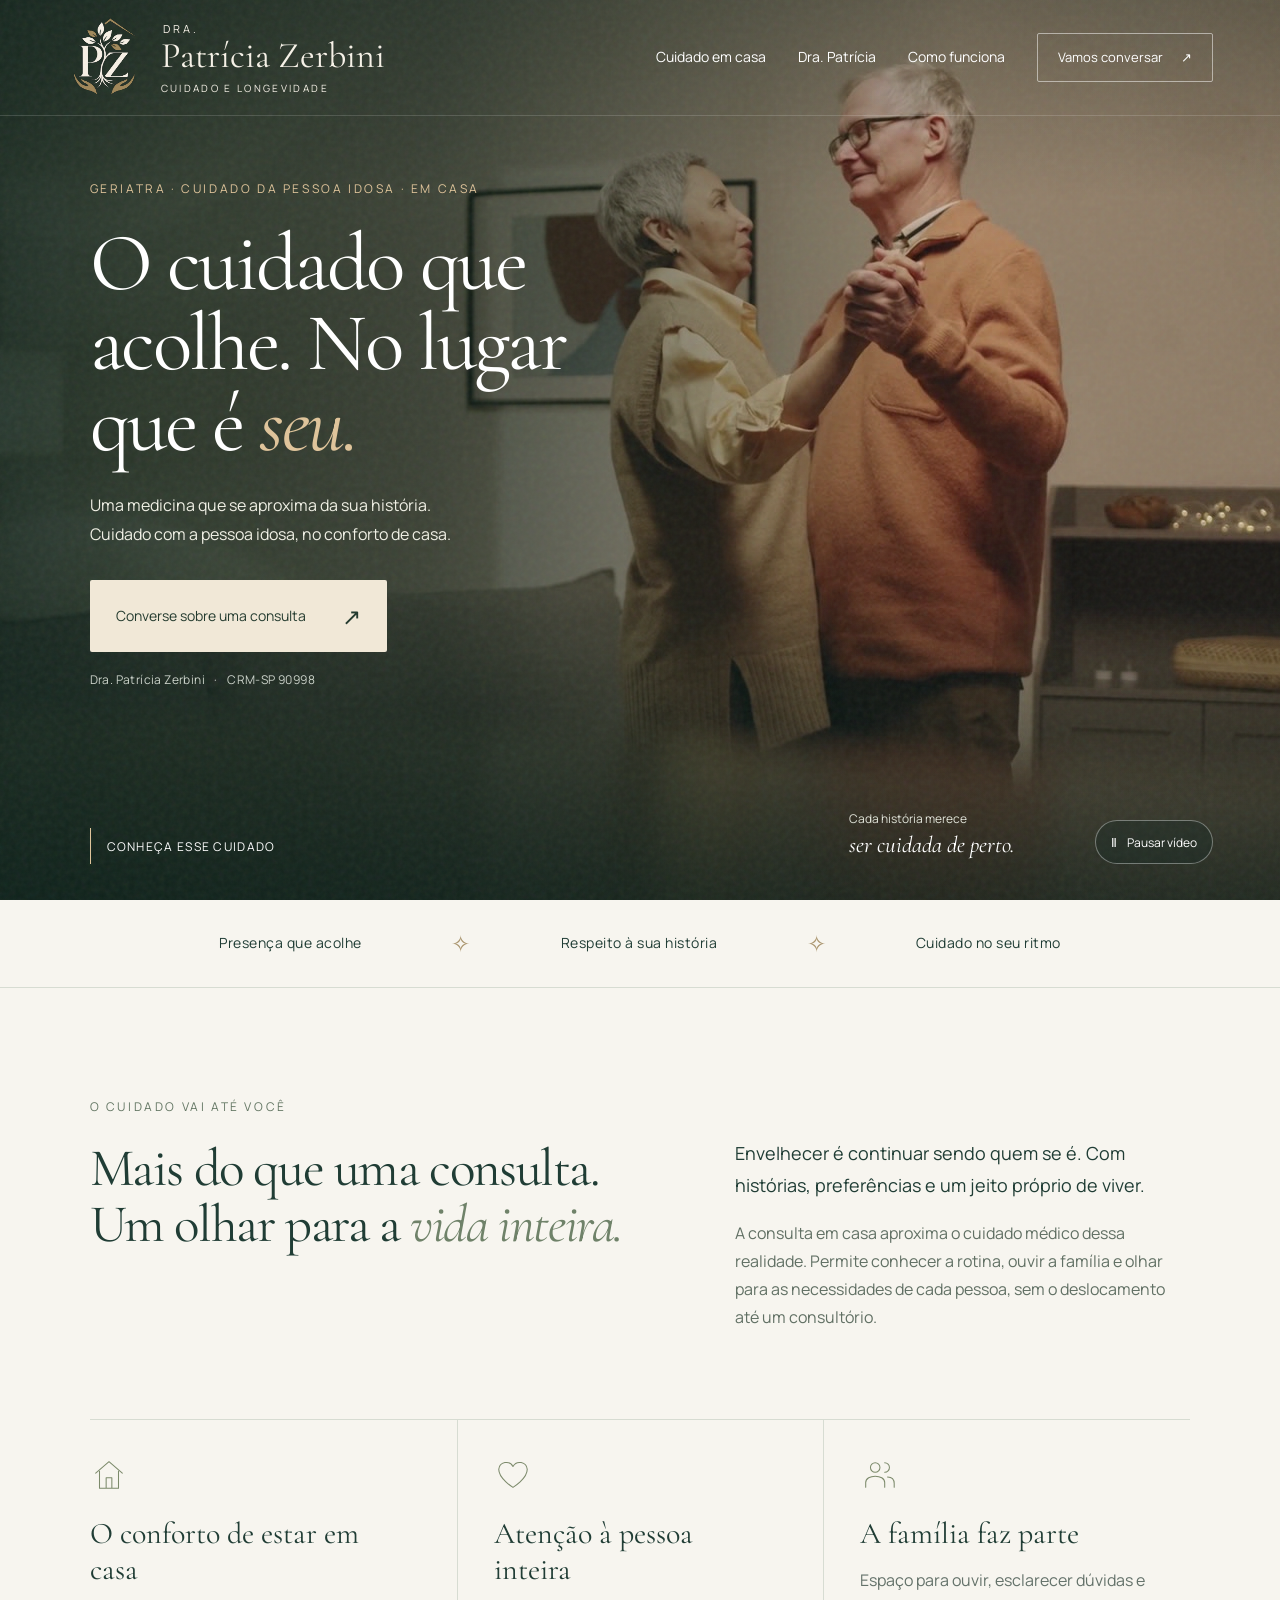
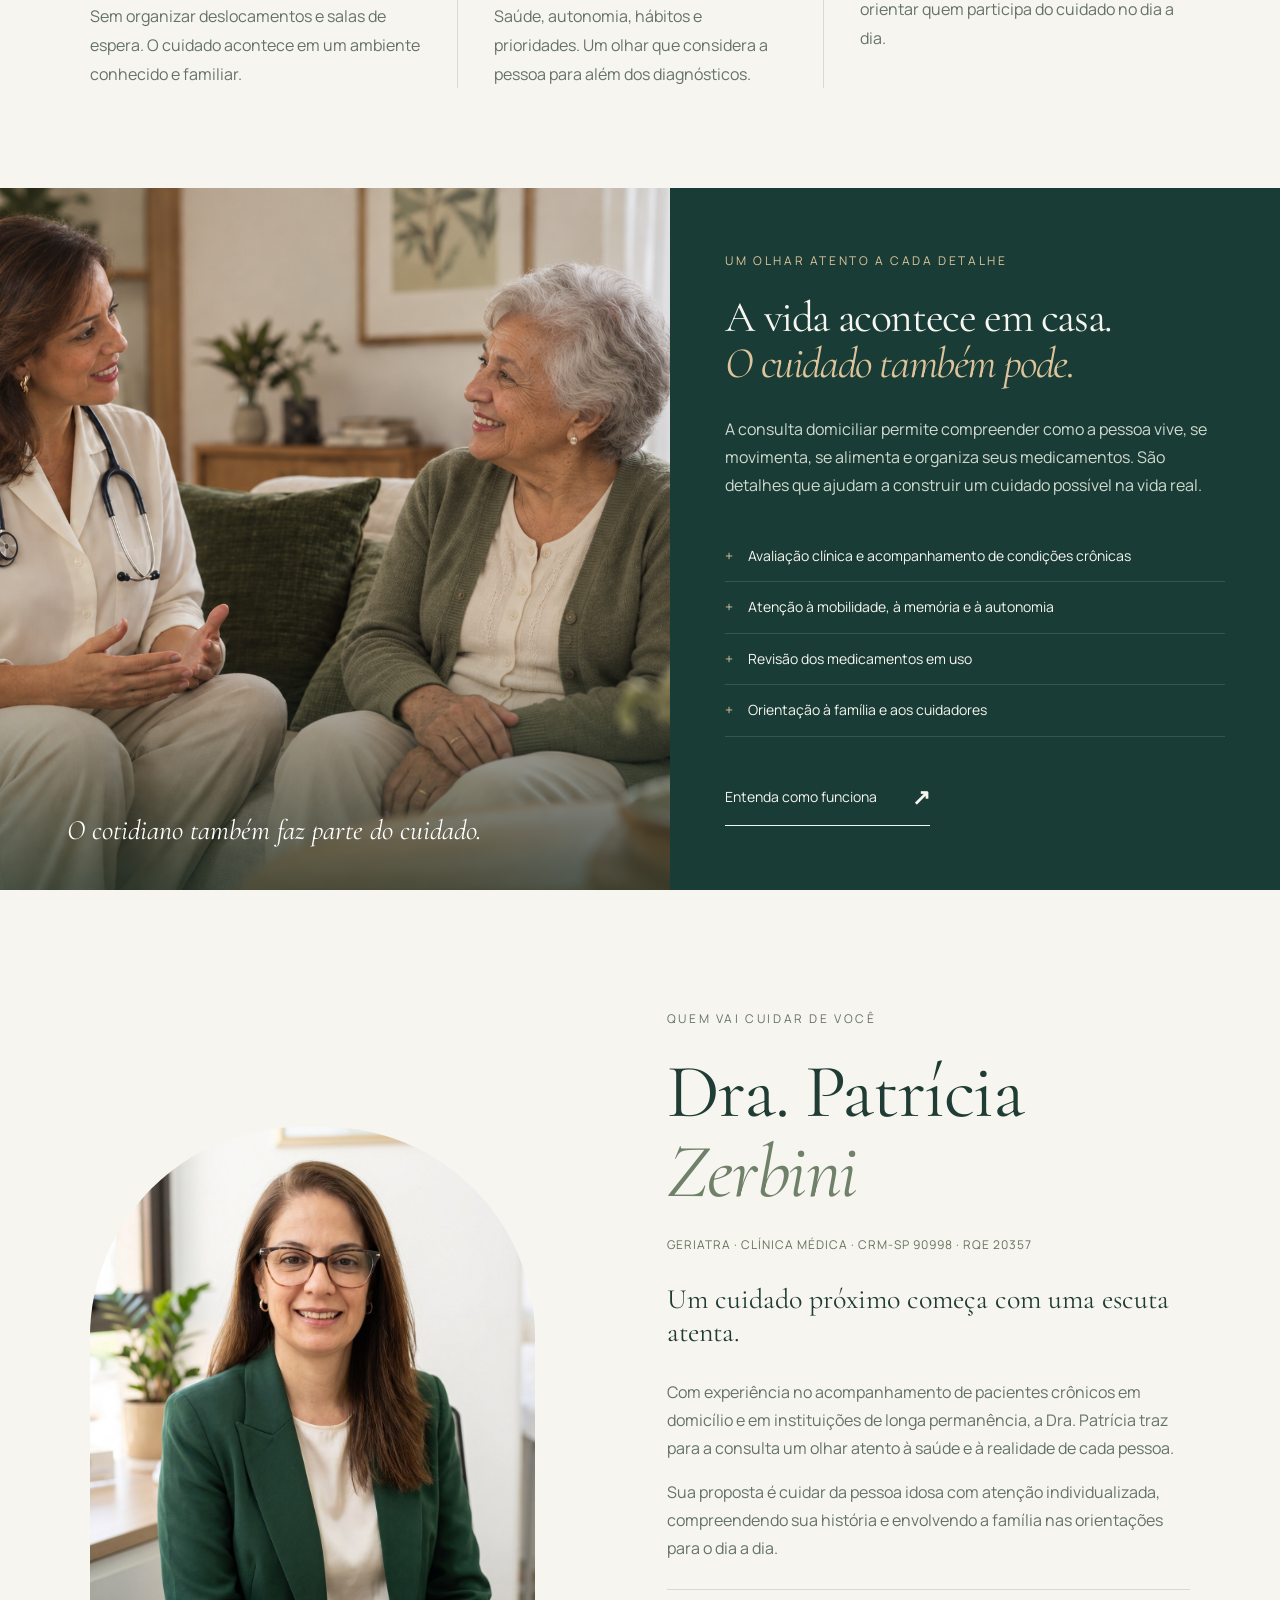
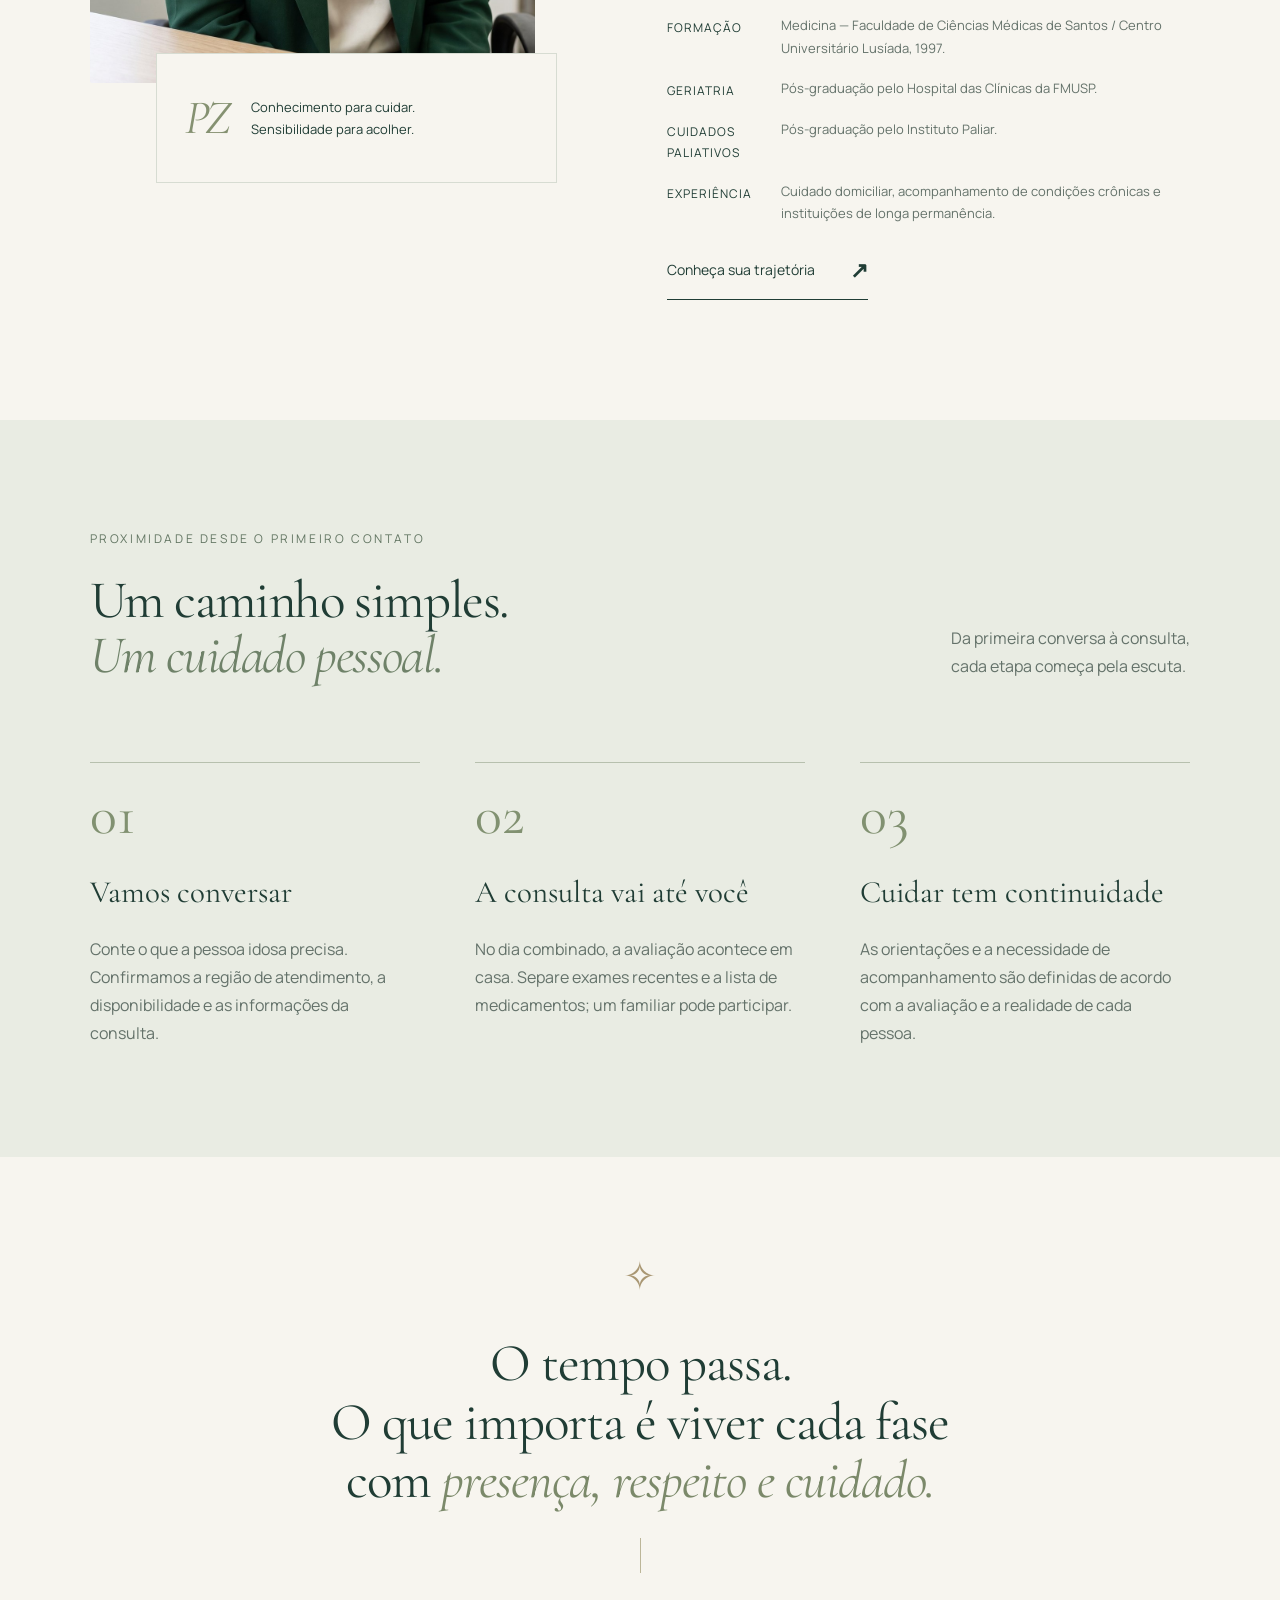
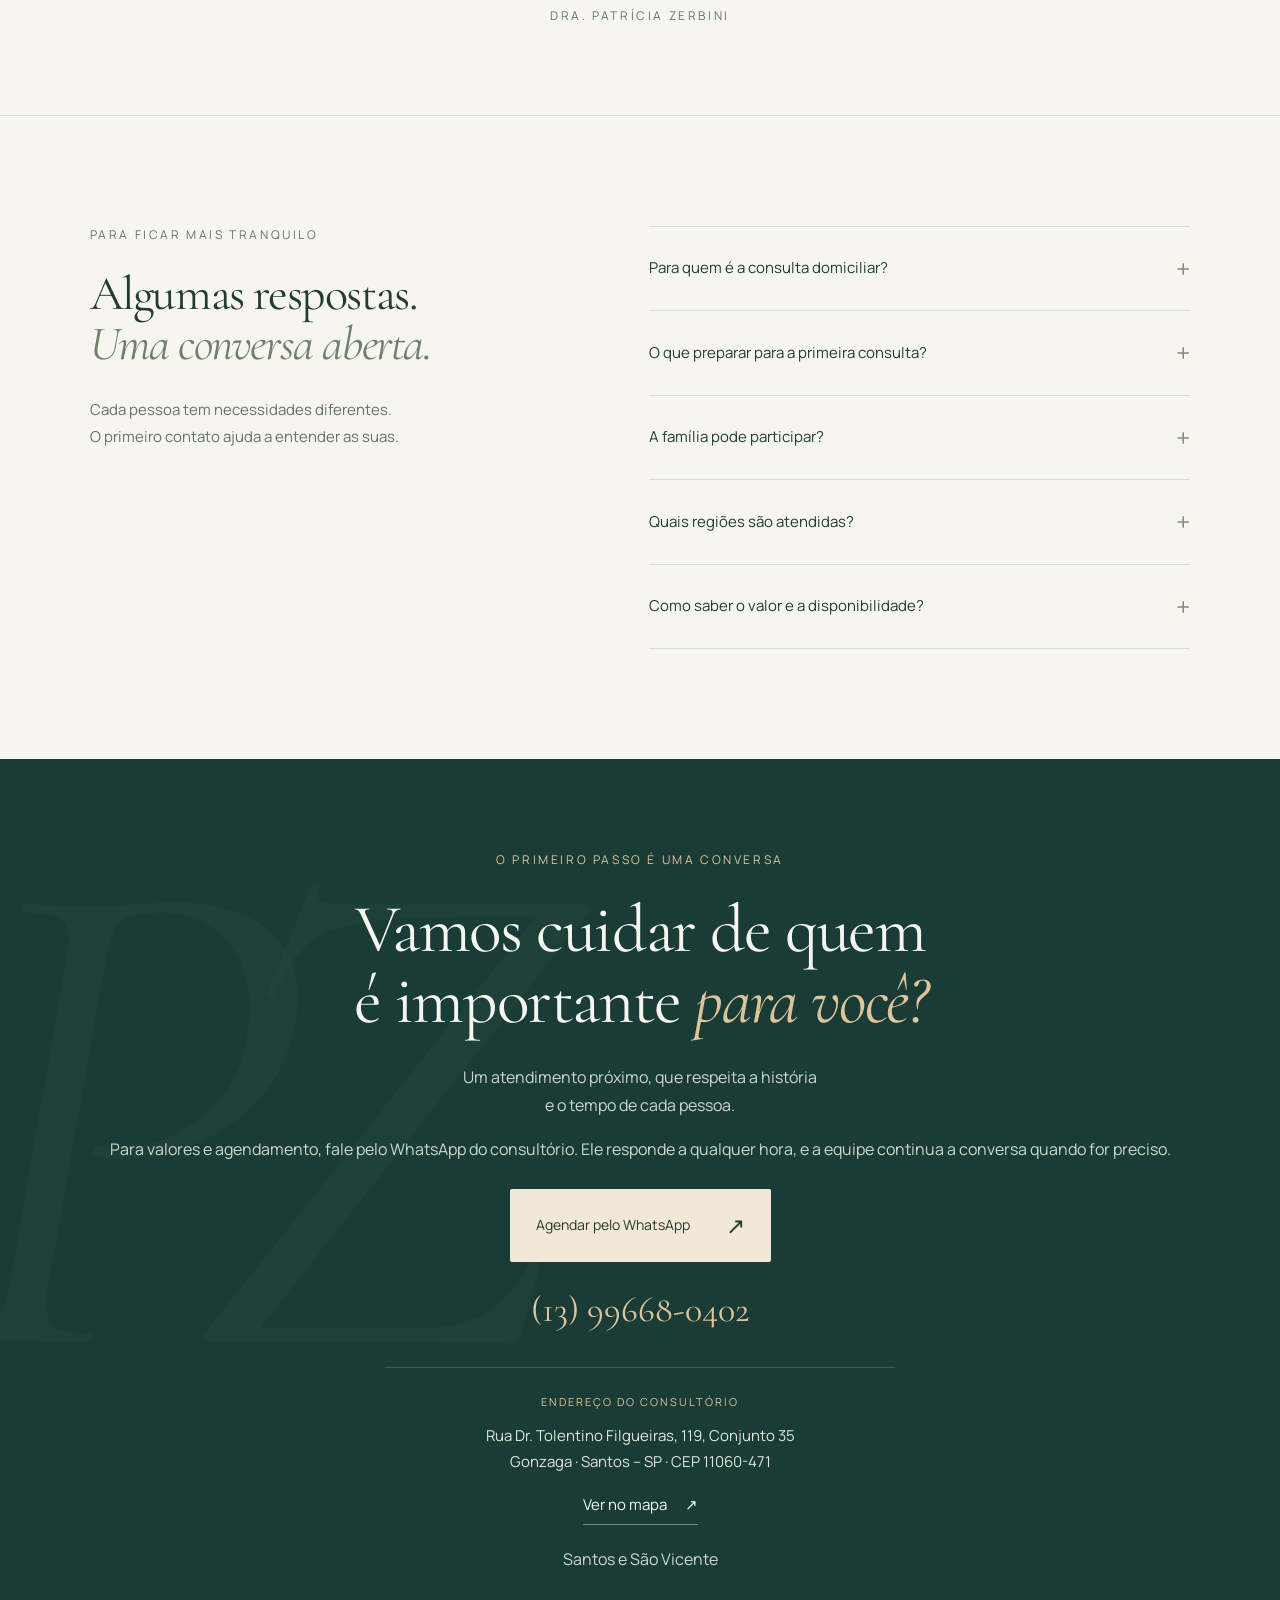
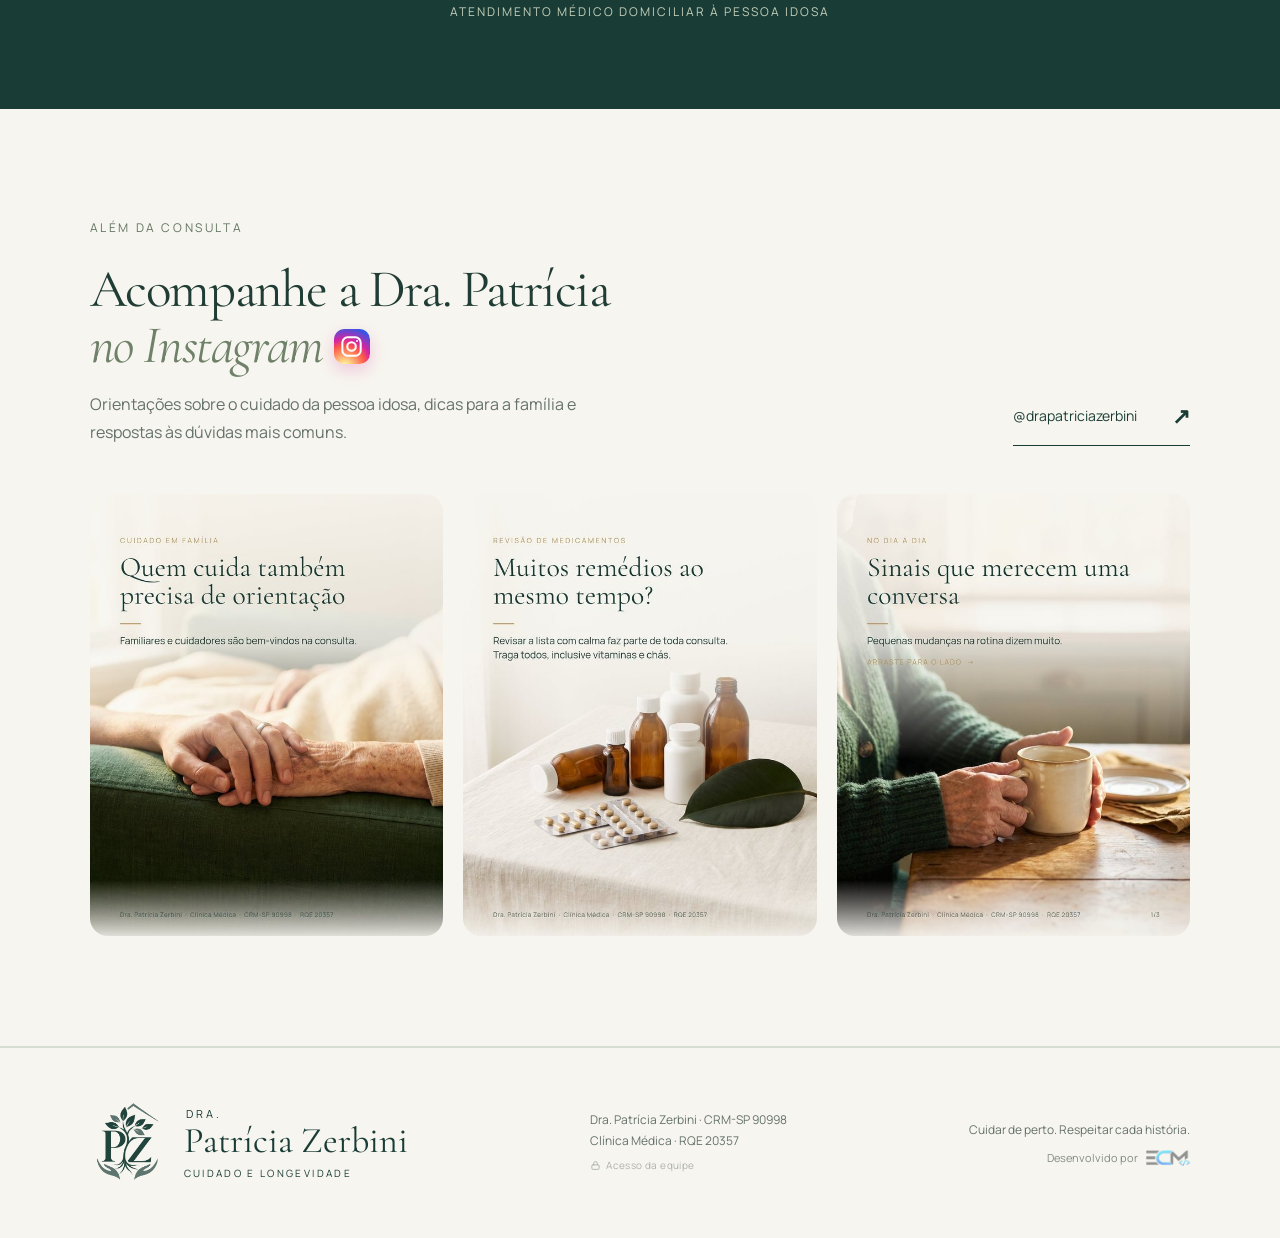
<file: index.html>
<!doctype html>
<html lang="pt-BR">
<head>
<meta charset="UTF-8"><meta name="viewport" content="width=device-width, initial-scale=1">
<!-- Tag do Google Ads (AW-18478997676): conta a conversao "Contato" em todo clique para o WhatsApp -->
<script async src="https://www.googletagmanager.com/gtag/js?id=AW-18478997676"></script>
<script>window.dataLayer=window.dataLayer||[];function gtag(){dataLayer.push(arguments);}gtag('js',new Date());gtag('config','AW-18478997676');
document.addEventListener('click',function(e){var a=e.target.closest&&e.target.closest('a[href*="wa.me"]');if(a){gtag('event','conversion',{'send_to':'AW-18478997676/BwMDCKvru4gdEKzBvOtE','value':1.0,'currency':'BRL','transport_type':'beacon'});}},true);</script>
<meta name="google-site-verification" content="bQEb2R4WWOotAtdZYMD9TuKSG2WHA1qg-_XSaW5N_3U">
<meta name="theme-color" content="#193d36">
<title>Dra. Patrícia Zerbini | Cuidado da pessoa idosa em casa</title>
<meta name="description" content="Cuidado médico da pessoa idosa no conforto de casa. Conheça a proposta de atendimento domiciliar da Dra. Patrícia Zerbini, CRM-SP 90998.">
<link rel="icon" type="image/svg+xml" href="data:image/svg+xml,%3Csvg xmlns='http://www.w3.org/2000/svg' viewBox='0 0 64 64'%3E%3Crect width='64' height='64' rx='32' fill='%23193d36'/%3E%3Ctext x='32' y='43' text-anchor='middle' fill='%23e3ca9e' font-family='Georgia' font-size='34'%3EPZ%3C/text%3E%3C/svg%3E">
<link rel="stylesheet" href="styles.css?v=20261002d">
<script type="application/ld+json">{"@context": "https://schema.org", "@type": "Physician", "name": "Dra. Patrícia Zerbini", "description": "Médica em Santos e São Vicente. Clínica Médica, RQE 20357, CRM-SP 90998. Consulta no consultório e atendimento domiciliar, com atenção à pessoa idosa.", "url": "https://drapatriciazerbini.com.br/", "image": "https://drapatriciazerbini.com.br/assets/dra-patricia-retrato-2026.jpg", "telephone": "+55-13-99668-0402", "medicalSpecialty": "https://schema.org/PrimaryCare", "address": {"@type": "PostalAddress", "streetAddress": "Rua Dr. Tolentino Filgueiras, 119, Conjunto 35", "addressLocality": "Santos", "addressRegion": "SP", "postalCode": "11060-471", "addressCountry": "BR"}, "areaServed": [{"@type": "City", "name": "Santos"}, {"@type": "City", "name": "São Vicente"}], "sameAs": ["https://www.instagram.com/drapatriciazerbini/"]}</script>
</head>
<body>
<a class="skip" href="#conteudo">Pular para o conteúdo</a>
<header class="header" id="header">
<a class="brand brand-approved" href="#inicio" aria-label="Dra. Patrícia Zerbini — início"><img class="brand-emblem" src="assets/logo-patricia-marfim-dourado.png" alt="" width="1122" height="1402"><span class="brand-wordmark"><span class="brand-doctor">DRA.</span><span class="brand-fullname">Patrícia Zerbini</span><span class="brand-tagline">CUIDADO E LONGEVIDADE</span></span></a>
<button class="menu-toggle" aria-label="Abrir menu" aria-expanded="false" aria-controls="navigation"><span></span><span></span></button>
<nav id="navigation" aria-label="Navegação principal"><a href="#cuidado">Cuidado em casa</a><a href="#patricia">Dra. Patrícia</a><a href="#como-funciona">Como funciona</a><a class="nav-contact" href="#contato">Vamos conversar <span aria-hidden="true">↗</span></a></nav>
</header>
<main id="conteudo">
<section class="hero" id="inicio" aria-labelledby="hero-title">
<div class="hero-media"><video id="hero-video" autoplay muted loop playsinline preload="metadata" poster="assets/hero-danca-poster.jpg" aria-hidden="true"><source src="assets/hero-danca.mp4" type="video/mp4"></video></div>
<div class="hero-shade"></div><div class="hero-grain"></div>
<div class="hero-content"><p class="eyebrow light">GERIATRA · CUIDADO DA PESSOA IDOSA · EM CASA</p><h1 id="hero-title">O cuidado que<br>acolhe. No lugar<br>que é <em>seu.</em></h1><p class="hero-description">Uma medicina que se aproxima da sua história.<br> Cuidado com a pessoa idosa, no conforto de casa.</p><a class="button button-cream" href="#contato">Converse sobre uma consulta <span aria-hidden="true">↗</span></a><p class="hero-signature">Dra. Patrícia Zerbini <span>·</span> CRM-SP 90998</p></div>
<div class="hero-bottom"><a href="#cuidado" class="discover"><span class="scroll-line"></span> CONHEÇA ESSE CUIDADO</a><p>Cada história merece<br><em>ser cuidada de perto.</em></p><button id="video-toggle" class="video-control" aria-label="Pausar vídeo de fundo"><span id="video-icon" aria-hidden="true">Ⅱ</span><span id="video-label">Pausar vídeo</span></button></div>
</section>
<div class="values-strip"><span>Presença que acolhe</span><i aria-hidden="true">✧</i><span>Respeito à sua história</span><i aria-hidden="true">✧</i><span>Cuidado no seu ritmo</span></div>
<section class="intro section" id="cuidado"><div><p class="eyebrow">O CUIDADO VAI ATÉ VOCÊ</p><h2>Mais do que uma consulta.<br>Um olhar para a <em>vida inteira.</em></h2></div><div class="intro-text"><p>Envelhecer é continuar sendo quem se é. Com histórias, preferências e um jeito próprio de viver.</p><p>A consulta em casa aproxima o cuidado médico dessa realidade. Permite conhecer a rotina, ouvir a família e olhar para as necessidades de cada pessoa, sem o deslocamento até um consultório.</p></div></section>
<section class="benefits section" aria-label="Benefícios do cuidado domiciliar">
<article><span class="line-icon" aria-hidden="true"><svg viewBox="0 0 40 40"><path d="M6 18 20 6l14 12M10 16v18h20V16M17 34V23h6v11"/></svg></span><h3>O conforto de estar em casa</h3><p>Sem organizar deslocamentos e salas de espera. O cuidado acontece em um ambiente conhecido e familiar.</p></article>
<article><span class="line-icon" aria-hidden="true"><svg viewBox="0 0 40 40"><path d="M20 33S5 24 5 14a8 8 0 0 1 15-3 8 8 0 0 1 15 3c0 10-15 19-15 19Z"/></svg></span><h3>Atenção à pessoa inteira</h3><p>Saúde, autonomia, hábitos e prioridades. Um olhar que considera a pessoa para além dos diagnósticos.</p></article>
<article><span class="line-icon" aria-hidden="true"><svg viewBox="0 0 40 40"><circle cx="16" cy="12" r="5"/><path d="M6 33v-5c0-9 20-9 20 0v5M26 7a5 5 0 0 1 0 10M29 22c5 0 7 3 7 7v4"/></svg></span><h3>A família faz parte</h3><p>Espaço para ouvir, esclarecer dúvidas e orientar quem participa do cuidado no dia a dia.</p></article>
</section>
<section class="care-panel">
<div class="care-photo"><img src="assets/patricia-consulta-senhora.png" alt="Cena ilustrativa da Dra. Patrícia conversando com uma senhora em casa" width="1436" height="1095" loading="lazy"><span class="photo-note">O cotidiano também faz parte do cuidado.</span></div>
<div class="care-copy"><p class="eyebrow light">UM OLHAR ATENTO A CADA DETALHE</p><h2>A vida acontece em casa.<br><em>O cuidado também pode.</em></h2><p>A consulta domiciliar permite compreender como a pessoa vive, se movimenta, se alimenta e organiza seus medicamentos. São detalhes que ajudam a construir um cuidado possível na vida real.</p><ul class="care-list"><li>Avaliação clínica e acompanhamento de condições crônicas</li><li>Atenção à mobilidade, à memória e à autonomia</li><li>Revisão dos medicamentos em uso</li><li>Orientação à família e aos cuidadores</li></ul><a class="text-link" href="#como-funciona">Entenda como funciona <span aria-hidden="true">↗</span></a></div>
</section>
<section class="about section" id="patricia">
<div class="portrait-column"><div class="portrait"><img src="assets/dra-patricia-retrato-2026.jpg" alt="Dra. Patrícia Zerbini" width="1120" height="1400" loading="lazy"></div><div class="portrait-caption"><span>PZ</span><p>Conhecimento para cuidar.<br>Sensibilidade para acolher.</p></div></div>
<div class="about-copy"><p class="eyebrow">QUEM VAI CUIDAR DE VOCÊ</p><h2>Dra. Patrícia<br><em>Zerbini</em></h2><p class="doctor-register">GERIATRA · CLÍNICA MÉDICA · CRM-SP 90998 · RQE 20357</p><p class="lead">Um cuidado próximo começa com uma escuta atenta.</p><p>Com experiência no acompanhamento de pacientes crônicos em domicílio e em instituições de longa permanência, a Dra. Patrícia traz para a consulta um olhar atento à saúde e à realidade de cada pessoa.</p><p>Sua proposta é cuidar da pessoa idosa com atenção individualizada, compreendendo sua história e envolvendo a família nas orientações para o dia a dia.</p><div class="credentials"><div><span>FORMAÇÃO</span><p>Medicina — Faculdade de Ciências Médicas de Santos / Centro Universitário Lusíada, 1997.</p></div><div><span>GERIATRIA</span><p>Pós-graduação pelo Hospital das Clínicas da FMUSP.</p></div><div><span>CUIDADOS PALIATIVOS</span><p>Pós-graduação pelo Instituto Paliar.</p></div><div><span>EXPERIÊNCIA</span><p>Cuidado domiciliar, acompanhamento de condições crônicas e instituições de longa permanência.</p></div></div><a class="text-link" href="https://www.linkedin.com/in/patricia-zerbini-33abb6142/" target="_blank" rel="noopener noreferrer">Conheça sua trajetória <span aria-hidden="true">↗</span></a></div>
</section>
<section class="steps-section" id="como-funciona"><div class="section"><div class="steps-heading"><div><p class="eyebrow">PROXIMIDADE DESDE O PRIMEIRO CONTATO</p><h2>Um caminho simples.<br><em>Um cuidado pessoal.</em></h2></div><p>Da primeira conversa à consulta,<br>cada etapa começa pela escuta.</p></div><ol class="steps"><li><span class="step-number">01</span><h3>Vamos conversar</h3><p>Conte o que a pessoa idosa precisa. Confirmamos a região de atendimento, a disponibilidade e as informações da consulta.</p></li><li><span class="step-number">02</span><h3>A consulta vai até você</h3><p>No dia combinado, a avaliação acontece em casa. Separe exames recentes e a lista de medicamentos; um familiar pode participar.</p></li><li><span class="step-number">03</span><h3>Cuidar tem continuidade</h3><p>As orientações e a necessidade de acompanhamento são definidas de acordo com a avaliação e a realidade de cada pessoa.</p></li></ol></div></section>
<section class="manifesto section"><span class="manifesto-star" aria-hidden="true">✧</span><p>O tempo passa.<br>O que importa é viver cada fase<br>com <em>presença, respeito e cuidado.</em></p><span class="manifesto-line"></span><span class="eyebrow">DRA. PATRÍCIA ZERBINI</span></section>
<section class="faq section" id="duvidas"><div><p class="eyebrow">PARA FICAR MAIS TRANQUILO</p><h2>Algumas respostas.<br><em>Uma conversa aberta.</em></h2><p>Cada pessoa tem necessidades diferentes.<br>O primeiro contato ajuda a entender as suas.</p></div><div class="faq-list"><details><summary>Para quem é a consulta domiciliar?<span aria-hidden="true">+</span></summary><p>Para pessoas idosas que desejam receber cuidado médico em casa, inclusive quando o deslocamento é difícil ou a família busca uma avaliação mais próxima da rotina. A adequação do atendimento é conversada antes do agendamento.</p></details><details><summary>O que preparar para a primeira consulta?<span aria-hidden="true">+</span></summary><p>Separe exames recentes, receitas e a lista dos medicamentos em uso. Anote as principais dúvidas e mudanças percebidas na rotina. Se possível e com a concordância da pessoa atendida, um familiar ou cuidador pode acompanhar.</p></details><details><summary>A família pode participar?<span aria-hidden="true">+</span></summary><p>Sim. A participação de familiares e cuidadores pode ajudar a compreender a rotina e as necessidades, sempre respeitando a vontade, a privacidade e a autonomia da pessoa atendida.</p></details><details><summary>Quais regiões são atendidas?<span aria-hidden="true">+</span></summary><p id="region-answer">Atendimento em Santos e São Vicente. Em outras cidades a visita também é possível, com acréscimo no valor. Consulte a disponibilidade para o seu endereço antes de agendar.</p></details><details><summary>Como saber o valor e a disponibilidade?<span aria-hidden="true">+</span></summary><p>Pelo WhatsApp do consultório, (13) 99668-0402, você vê os valores e pede o agendamento a qualquer hora. Se precisar, é só pedir para falar com a equipe na mesma conversa. Formas de pagamento e horários são confirmados antes da consulta.</p></details></div></section>
<section class="contact" id="contato"><div class="contact-watermark" aria-hidden="true">PZ</div><div class="contact-content"><p class="eyebrow light">O PRIMEIRO PASSO É UMA CONVERSA</p><h2>Vamos cuidar de quem<br>é importante <em>para você?</em></h2><p>Um atendimento próximo, que respeita a história<br> e o tempo de cada pessoa.</p><p class="contact-guidance">Para valores e agendamento, fale pelo WhatsApp do consultório. Ele responde a qualquer hora, e a equipe continua a conversa quando for preciso.</p><div class="contact-actions"><a class="button button-cream" id="schedule-link" href="https://wa.me/5513996680402?text=Ol%C3%A1%21%20Gostaria%20de%20informa%C3%A7%C3%B5es%20sobre%20uma%20consulta%20com%20a%20Dra.%20Patr%C3%ADcia%20Zerbini." target="_blank" rel="noopener noreferrer">Agendar pelo WhatsApp <span aria-hidden="true">↗</span></a></div><a class="contact-phone" id="contact-phone" href="https://wa.me/5513996680402" target="_blank" rel="noopener noreferrer">(13) 99668-0402</a><address class="office-address"><span class="office-label">ENDEREÇO DO CONSULTÓRIO</span><span>Rua Dr. Tolentino Filgueiras, 119, Conjunto 35<br>Gonzaga · Santos – SP · CEP 11060-471</span><a class="office-map" href="https://www.google.com/maps/search/?api=1&amp;query=Rua%20Dr.%20Tolentino%20Filgueiras%2C%20119%2C%20Gonzaga%2C%20Santos%20SP%2C%2011060-471" target="_blank" rel="noopener noreferrer">Ver no mapa <span aria-hidden="true">↗</span></a></address><p class="contact-region" id="contact-region" hidden></p><span class="contact-caption">ATENDIMENTO MÉDICO DOMICILIAR À PESSOA IDOSA</span></div></section>
<section class="redes section" id="instagram" aria-labelledby="redes-title"><div class="redes-head"><div><p class="eyebrow">ALÉM DA CONSULTA</p><h2 id="redes-title">Acompanhe a Dra. Patrícia<br> <span class="redes-nowrap"><em>no Instagram</em><svg class="redes-ig" viewBox="0 0 24 24" fill="none" stroke="#fff" stroke-width="2" stroke-linecap="round" stroke-linejoin="round" aria-hidden="true"><rect x="3" y="3" width="18" height="18" rx="5.2"/><circle cx="12" cy="12" r="4.2"/><circle cx="17.4" cy="6.6" r="1" fill="#fff" stroke="none"/></svg></span></h2><p class="redes-sub">Orientações sobre o cuidado da pessoa idosa, dicas para a família e respostas às dúvidas mais comuns.</p></div><a class="text-link redes-handle" href="https://www.instagram.com/drapatriciazerbini/" target="_blank" rel="noopener noreferrer">@drapatriciazerbini <span aria-hidden="true">↗</span></a></div><div class="redes-posts"><a href="https://www.instagram.com/drapatriciazerbini/" target="_blank" rel="noopener noreferrer"><img src="assets/insta-1.jpg" alt="Publicação do Instagram da Dra. Patrícia Zerbini: quem cuida também precisa de orientação" width="640" height="800" loading="lazy"></a><a href="https://www.instagram.com/drapatriciazerbini/" target="_blank" rel="noopener noreferrer"><img src="assets/insta-2.jpg" alt="Publicação do Instagram da Dra. Patrícia Zerbini: muitos remédios ao mesmo tempo" width="640" height="800" loading="lazy"></a><a href="https://www.instagram.com/drapatriciazerbini/" target="_blank" rel="noopener noreferrer"><img src="assets/insta-3.jpg" alt="Publicação do Instagram da Dra. Patrícia Zerbini: sinais que merecem uma conversa" width="640" height="800" loading="lazy"></a></div></section>
</main>
<footer class="footer"><a class="brand brand-approved" href="#inicio" aria-label="Dra. Patrícia Zerbini — voltar ao início"><span class="brand-emblem" aria-hidden="true"></span><span class="brand-wordmark"><span class="brand-doctor">DRA.</span><span class="brand-fullname">Patrícia Zerbini</span><span class="brand-tagline">CUIDADO E LONGEVIDADE</span></span></a><div class="footer-id"><p>Dra. Patrícia Zerbini · CRM-SP 90998<br>Clínica Médica · RQE 20357</p><a class="equipe" href="https://drapatriciazerbini.com.br/sistema-consultorio/" rel="nofollow" aria-label="Acesso da equipe ao sistema do consultório"><svg width="11" height="11" viewBox="0 0 24 24" fill="none" stroke="currentColor" stroke-width="2" stroke-linecap="round" stroke-linejoin="round" aria-hidden="true"><rect x="4" y="10.5" width="16" height="10" rx="2.5"/><path d="M8 10.5V7.5a4 4 0 0 1 8 0v3"/></svg>Acesso da equipe</a></div><p class="footer-closing">Cuidar de perto. Respeitar cada história.<span class="autoria"><span>Desenvolvido por</span><a href="mailto:eduaoe@gmail.com?subject=Site%20da%20Dra.%20Patr%C3%ADcia%20Zerbini" aria-label="Eduardo Chaves Marques, desenvolvedor do site"><img src="assets/logo-ecm.png" alt="ECM - Eduardo Chaves Marques, desenvolvedor" width="44" height="16"></a></span></p></footer>
<script src="site-config.js?v=20260924"></script><script src="script.js?v=20261019"></script>
</body></html>
</file>
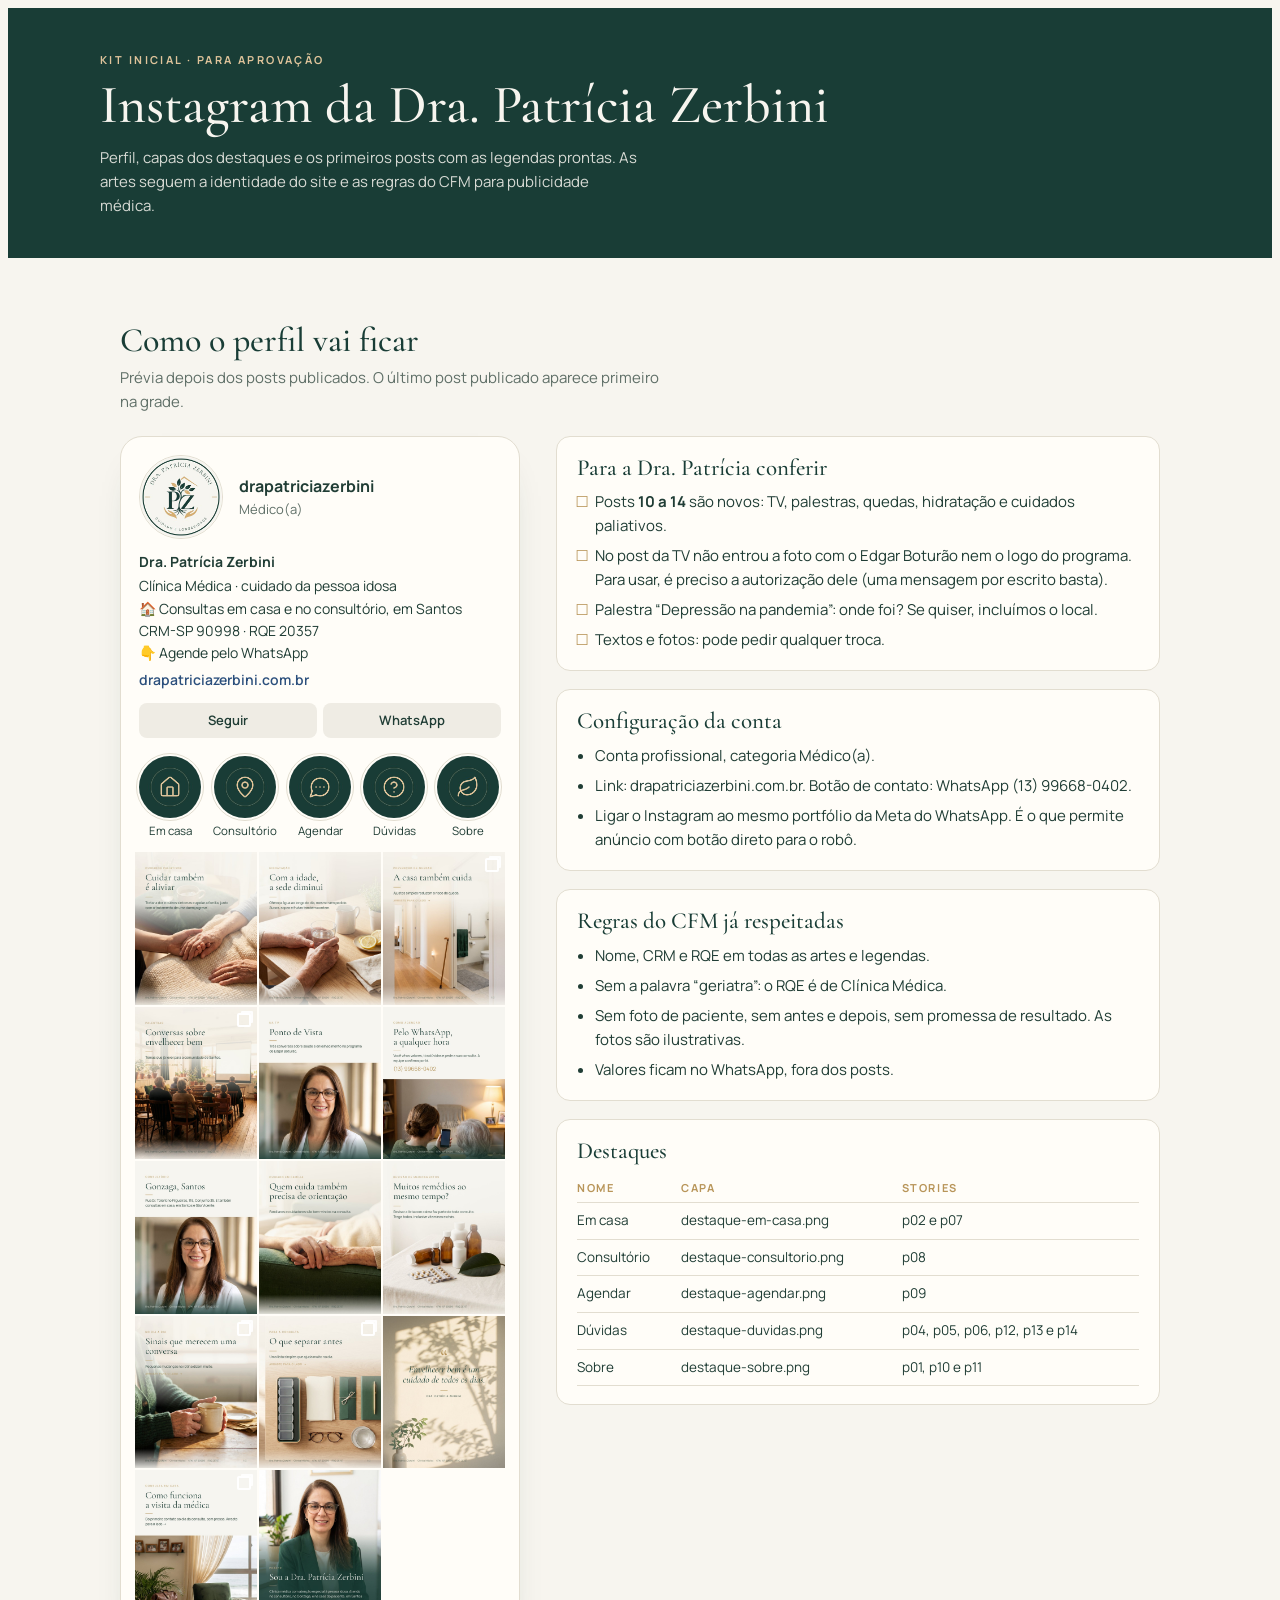
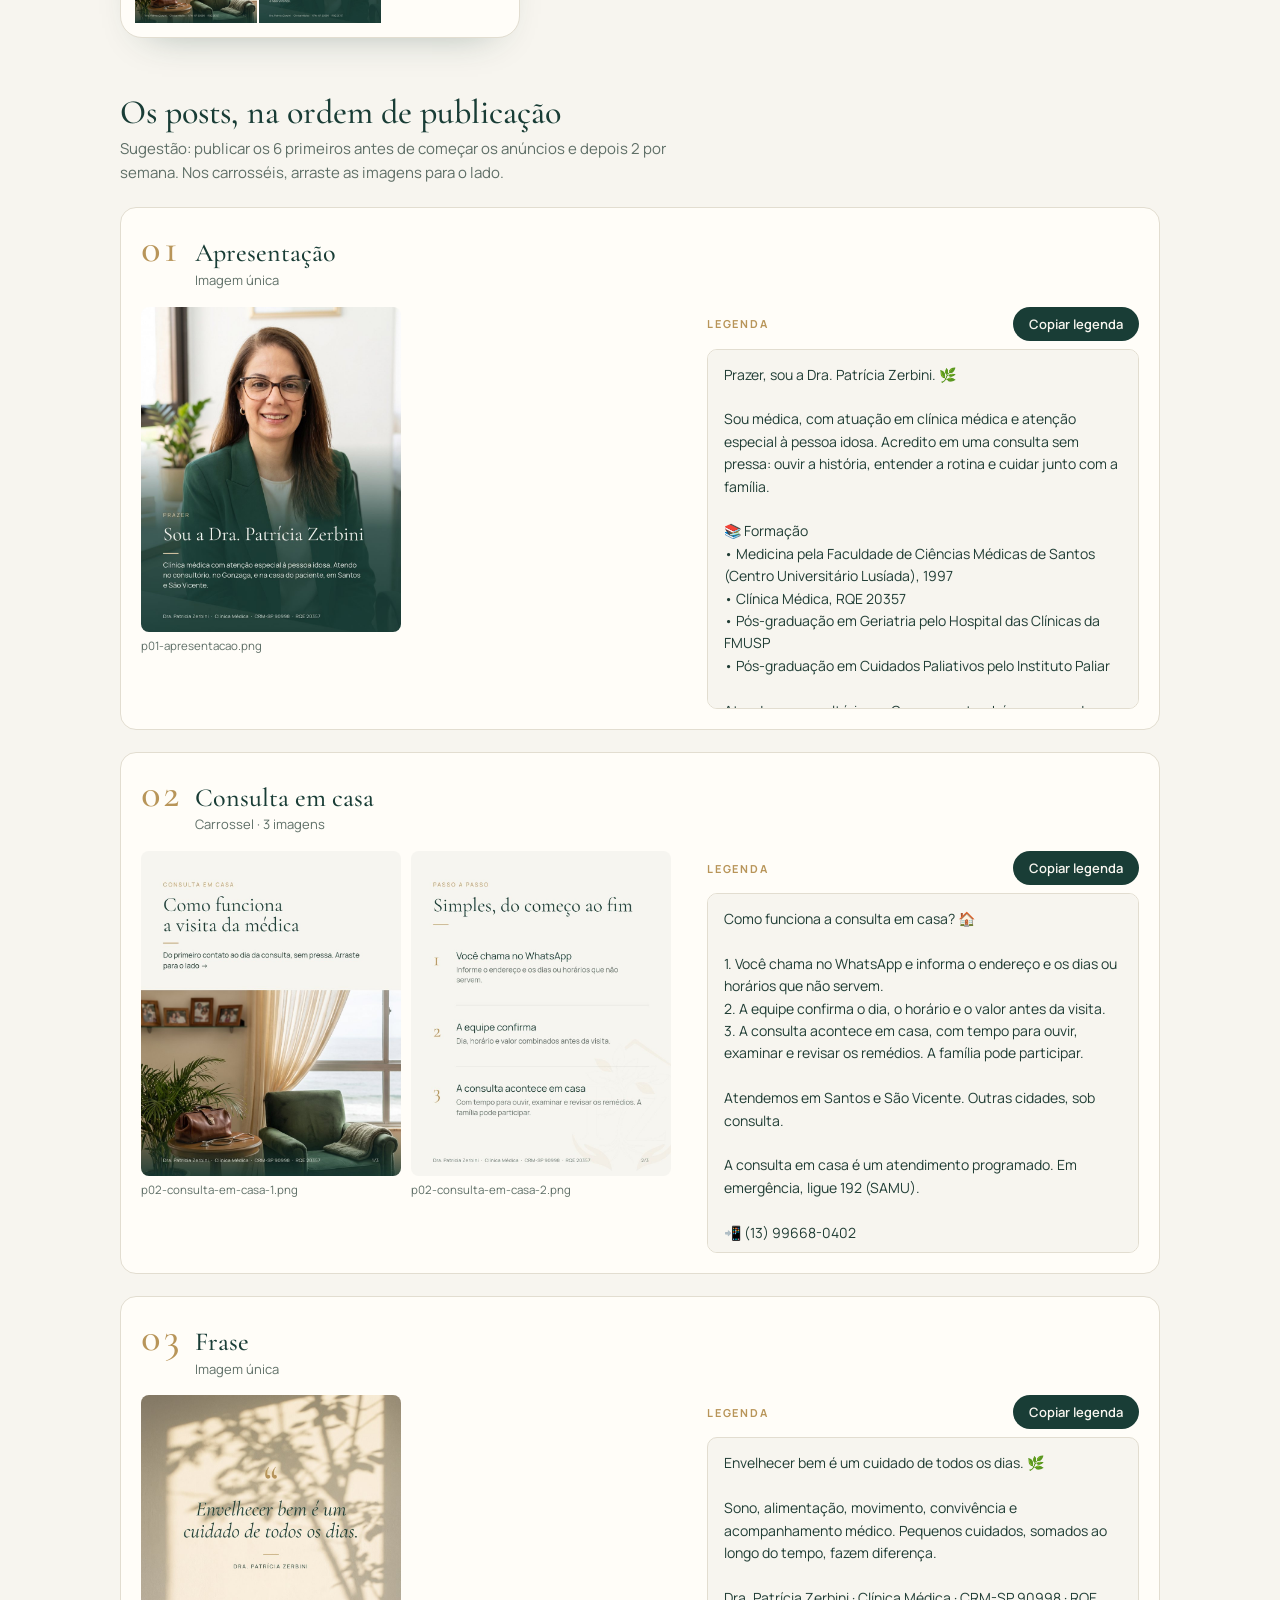
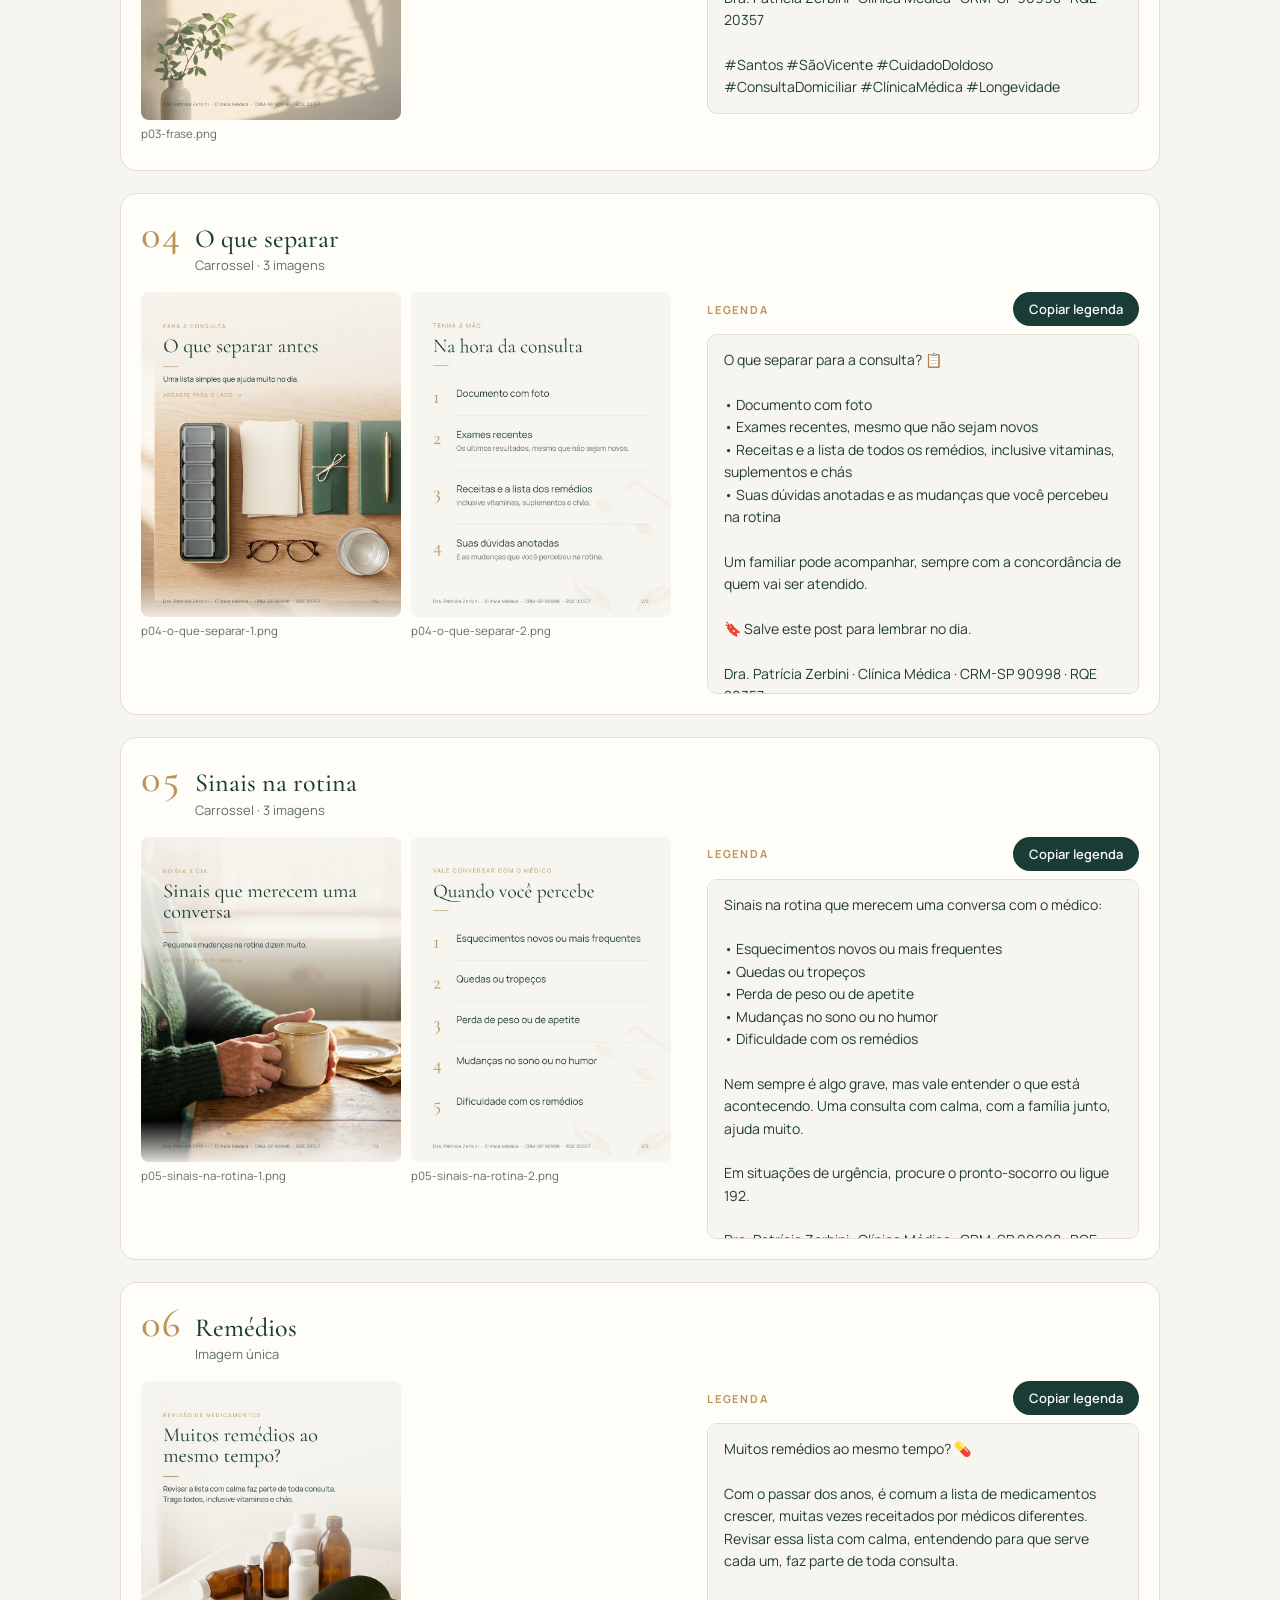
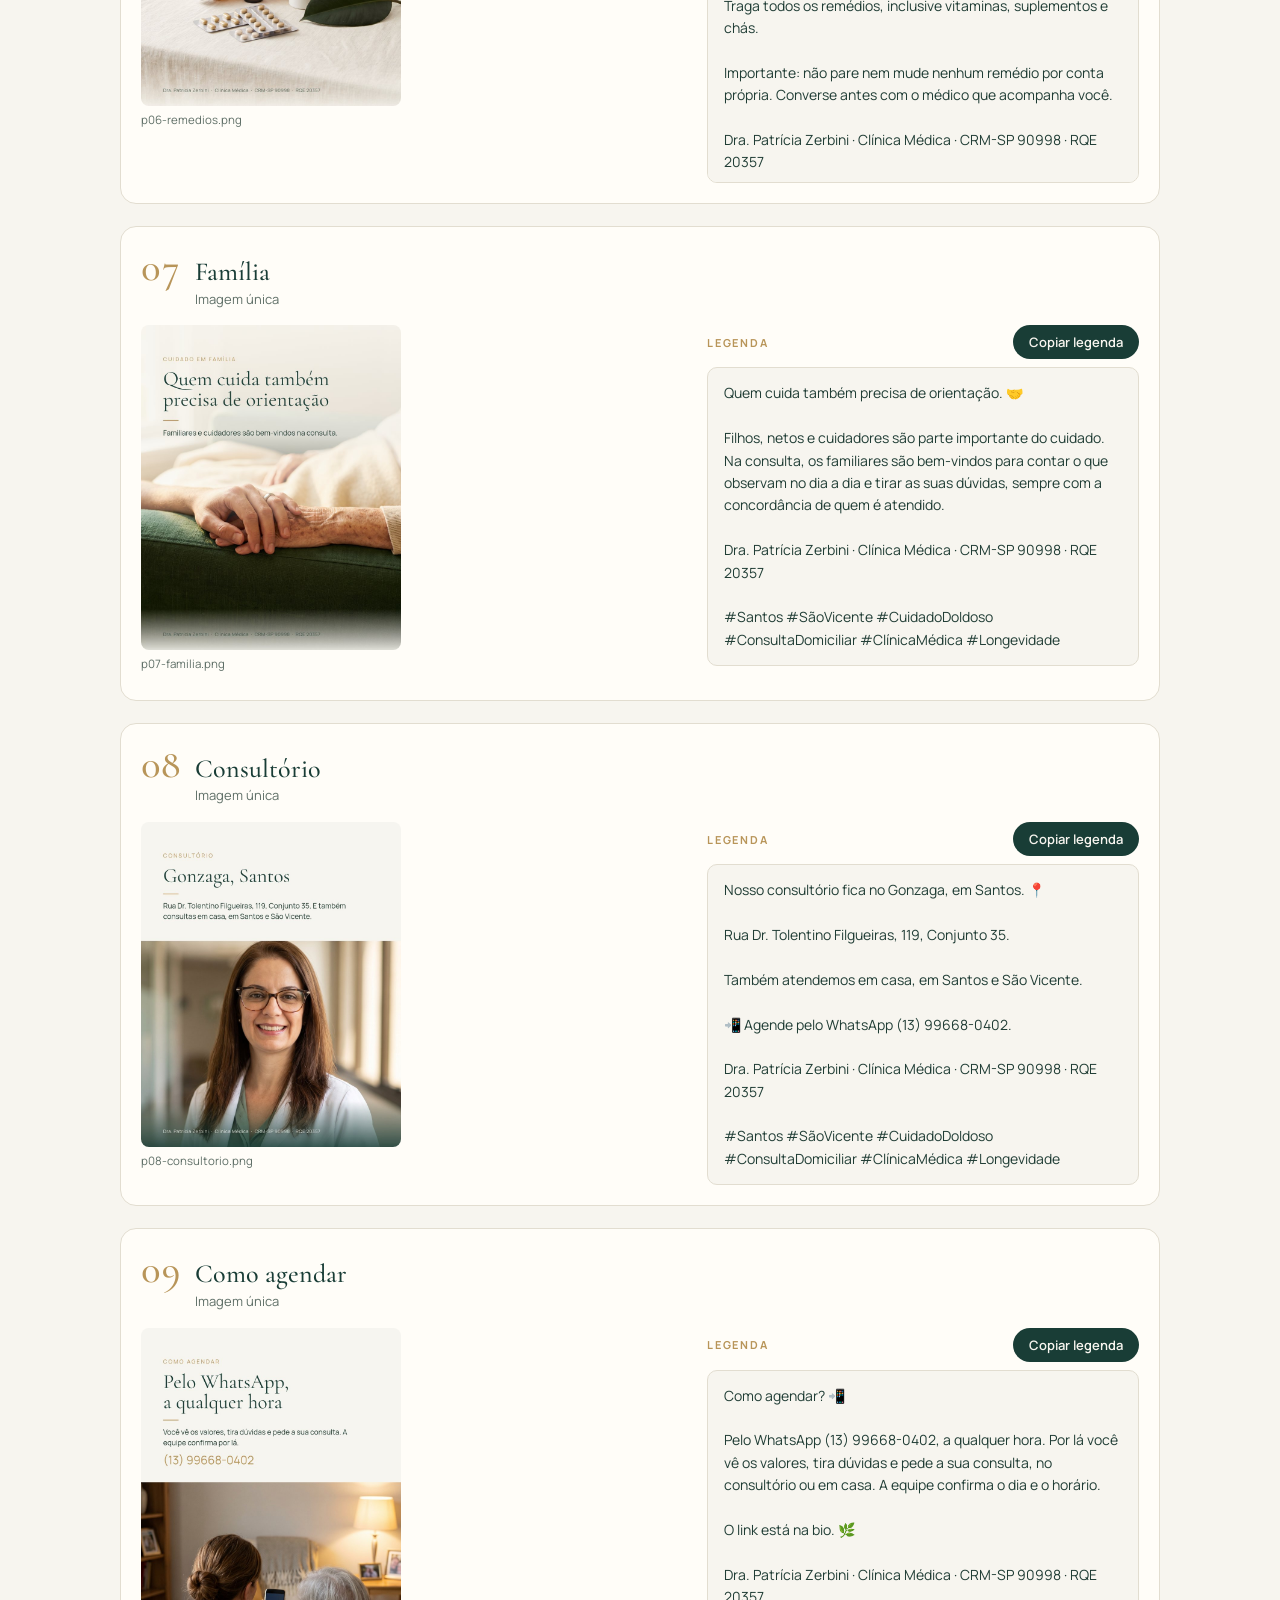
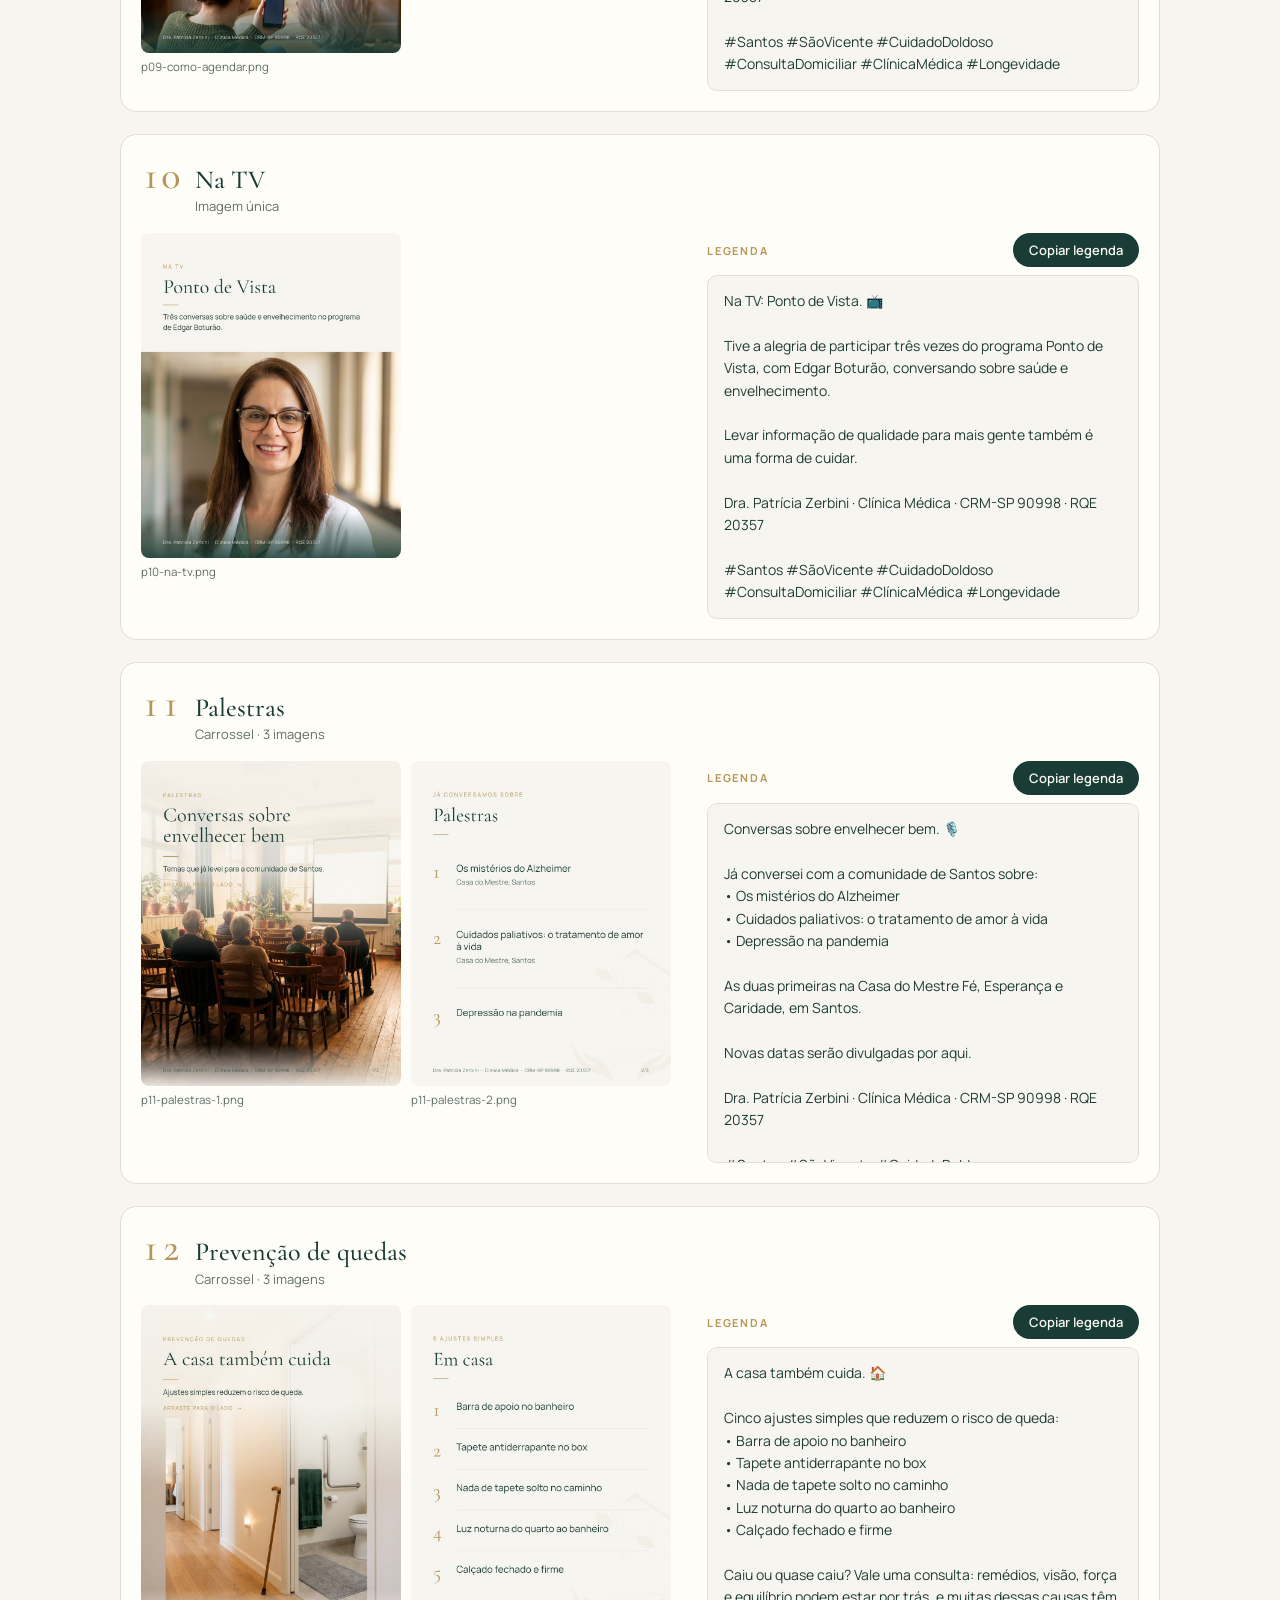
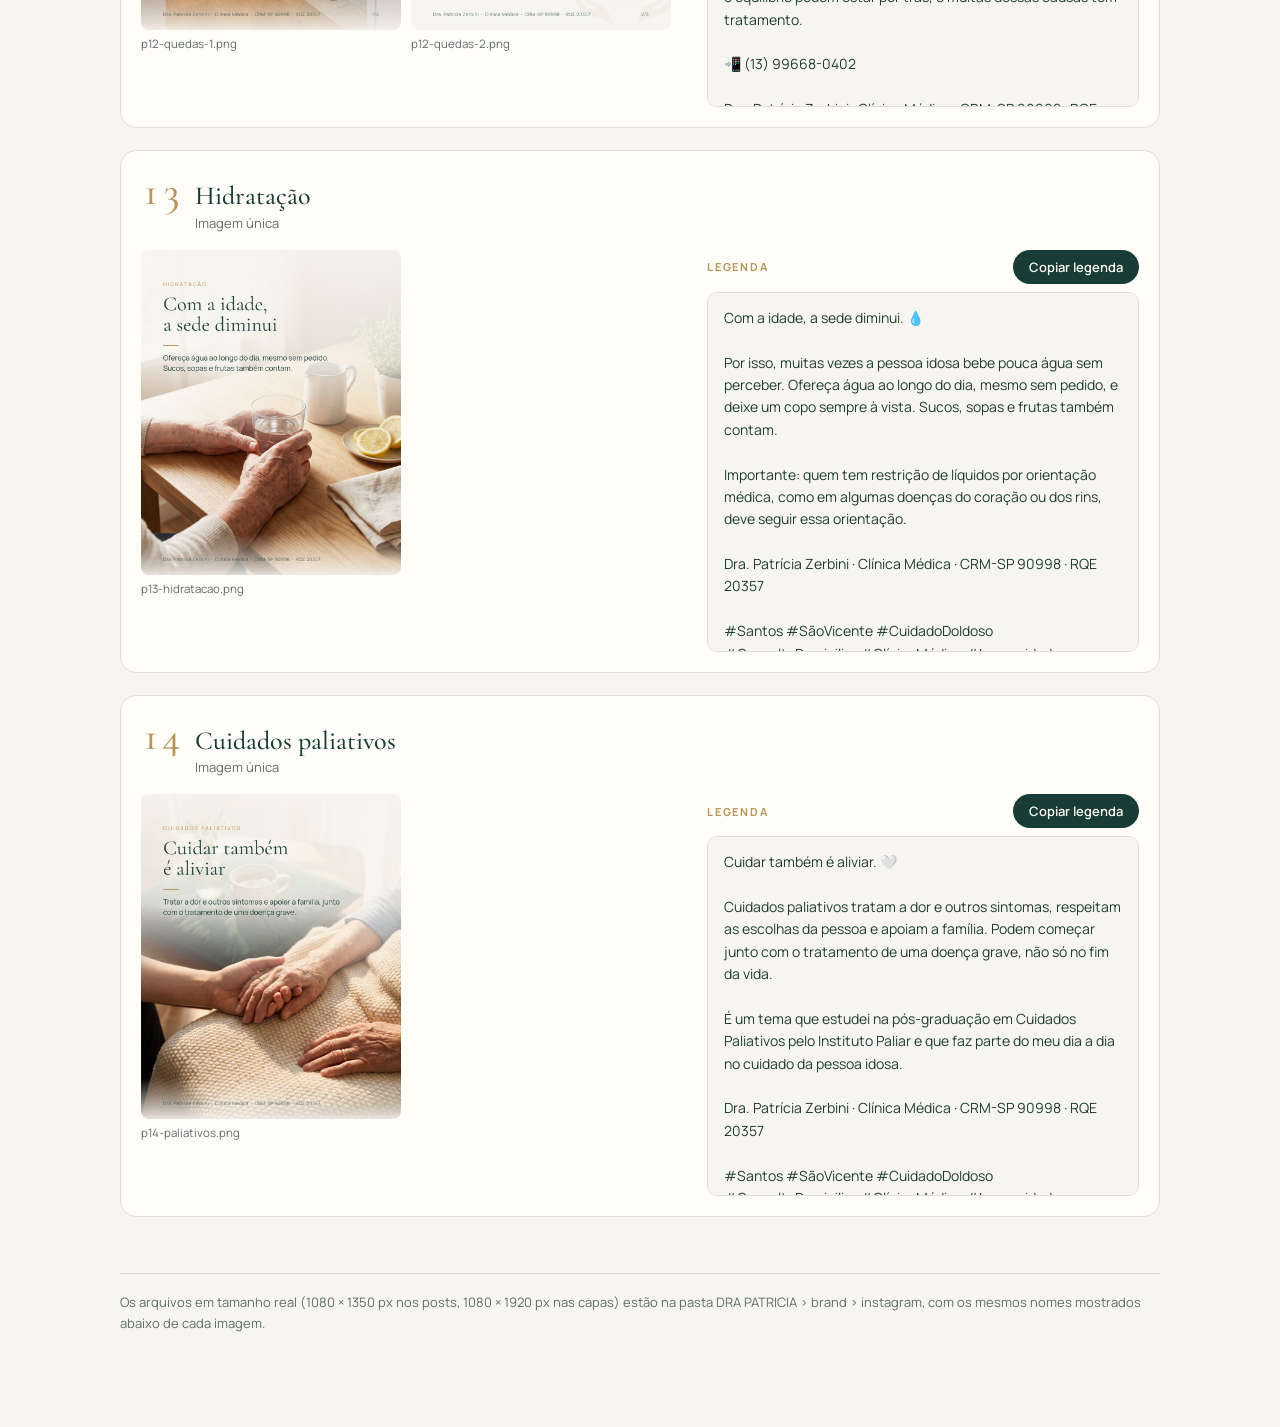
<file: instagram/index.html>
<!doctype html>
<html lang="pt-BR">
<head>
<meta charset="utf-8">
<meta name="viewport" content="width=device-width, initial-scale=1">
<meta name="robots" content="noindex, nofollow">
<title>Instagram da Dra. Patrícia</title>
<link rel="preconnect" href="https://fonts.googleapis.com">
<link rel="preconnect" href="https://fonts.gstatic.com" crossorigin>
<link rel="stylesheet" href="https://fonts.googleapis.com/css2?family=Cormorant+Garamond:ital,wght@0,400;0,500;1,500&family=Manrope:wght@400;500;600;700&display=swap">
<style>
/* Identidade do site da Dra. Patricia: verde-floresta, creme, dourado.
   Pagina de um visual so (a marca e clara), com todas as cores explicitas. */
:root {
  color-scheme: light;
  --verde: #193d36; --verde-2: #245247; --ouro: #b89559; --ouro-claro: #dfc49b;
  --creme: #f7f5ef; --papel: #fffdf8; --tinta: #203d35; --suave: #5f6f67; --linha: #e2ddd0;
  --serif: "Cormorant Garamond", Georgia, "Times New Roman", serif;
  --sans: Manrope, "Segoe UI", system-ui, sans-serif;
}
* { box-sizing: border-box; }
body { background: var(--creme); color: var(--tinta); font: 15px/1.6 var(--sans); }
.topo { background: var(--verde); color: var(--creme); padding-block: 44px 40px; padding-inline: 20px; }
.topo .in, main { max-width: 1080px; margin-inline: auto; }
main { padding-inline: 20px; padding-block: 8px 72px; }
.eyebrow { font: 700 11px/1.4 var(--sans); letter-spacing: .22em; text-transform: uppercase; color: var(--ouro-claro); margin: 0 0 10px; }
h1 { font: 500 clamp(34px, 6vw, 54px)/1.02 var(--serif); margin: 0; text-wrap: balance; }
.topo p.lead { max-width: 60ch; color: rgba(247,245,239,.86); margin: 14px 0 0; }
h2 { font: 500 34px/1.1 var(--serif); color: var(--verde); margin: 56px 0 6px; text-wrap: balance; }
.sec-lead { color: var(--suave); max-width: 62ch; margin: 0 0 22px; }

/* Perfil: um telefone ao lado das anotacoes */
.perfil { display: grid; grid-template-columns: minmax(0, 400px) minmax(0, 1fr); gap: 36px; align-items: start; }
.perfil > * { min-width: 0; }
.fone { background: var(--papel); border: 1px solid var(--linha); border-radius: 22px; padding: 18px 14px 14px; box-shadow: 0 18px 40px -28px rgba(25,61,54,.45); }
.cab { display: flex; align-items: center; gap: 16px; padding: 0 4px; }
.cab img { width: 84px; height: 84px; border-radius: 50%; border: 1px solid var(--linha); }
.cab .user { font-weight: 700; font-size: 16px; }
.cab .cat { color: var(--suave); font-size: 13px; }
.bio { padding: 12px 4px 0; font-size: 14px; }
.bio b { display: block; }
.bio pre { font: inherit; white-space: pre-wrap; margin: 2px 0 4px; }
.bio a { color: #2b4f7c; text-decoration: none; font-weight: 600; }
.bt { display: flex; gap: 6px; padding: 12px 4px 4px; }
.bt span { flex: 1; text-align: center; background: #efece4; border-radius: 8px; padding: 7px 0; font-weight: 600; font-size: 13px; }
.dest { list-style: none; display: flex; gap: 12px; padding: 14px 4px 12px; margin: 0; overflow-x: auto; }
.dest li { display: grid; justify-items: center; gap: 4px; font-size: 11.5px; flex: 0 0 auto; }
.dest img { width: 62px; height: 62px; border-radius: 50%; outline: 1px solid var(--linha); outline-offset: 2px; }
.grade { list-style: none; display: grid; grid-template-columns: repeat(3, 1fr); gap: 2px; margin: 0; padding: 0; }
.grade li { position: relative; aspect-ratio: 4 / 5; overflow: hidden; background: #ddd; }
.grade img { width: 100%; height: 100%; object-fit: cover; display: block; }
.multi { position: absolute; top: 6px; right: 6px; width: 14px; height: 14px; border: 2px solid #fff; border-radius: 2px; box-shadow: 3px -3px 0 -1px rgba(255,255,255,.9); }

.notas { display: grid; gap: 18px; }
.nota { background: var(--papel); border: 1px solid var(--linha); border-radius: 14px; padding: 18px 20px; }
.nota h3 { font: 500 23px/1.2 var(--serif); color: var(--verde); margin: 0 0 8px; }
.nota ul { margin: 0; padding-left: 18px; display: grid; gap: 6px; }
.nota p { margin: 0 0 8px; }
.conferir li::marker { content: "☐  "; color: var(--ouro); }
table { border-collapse: collapse; width: 100%; font-size: 13.5px; }
td, th { text-align: left; padding: 7px 8px 7px 0; border-bottom: 1px solid var(--linha); vertical-align: top; }
th { font: 700 11px var(--sans); letter-spacing: .14em; text-transform: uppercase; color: var(--ouro); }
.tab { overflow-x: auto; }

/* Posts */
.posts { display: grid; gap: 22px; }
.post { background: var(--papel); border: 1px solid var(--linha); border-radius: 16px; padding: 20px; display: grid; grid-template-columns: minmax(0, 1.25fr) minmax(0, 1fr); grid-template-areas: "cab cab" "sl leg"; gap: 16px 26px; }
.post > header { grid-area: cab; display: flex; align-items: baseline; gap: 14px; }
.num { font: 500 40px/1 var(--serif); color: var(--ouro); font-variant-numeric: tabular-nums; }
.post h3 { font: 500 26px/1.1 var(--serif); color: var(--verde); margin: 0; }
.tipo { margin: 2px 0 0; color: var(--suave); font-size: 13px; }
.slides { grid-area: sl; display: flex; gap: 10px; overflow-x: auto; scroll-snap-type: x mandatory; padding-bottom: 6px; }
.slides figure { margin: 0; flex: 0 0 min(260px, 78%); scroll-snap-align: start; }
.slides img { width: 100%; aspect-ratio: 4 / 5; object-fit: cover; border-radius: 8px; display: block; }
.slides figcaption { font-size: 11.5px; color: var(--suave); margin-top: 5px; overflow-wrap: anywhere; }
.legenda { grid-area: leg; min-width: 0; }
.leg-top { display: flex; justify-content: space-between; align-items: center; gap: 10px; margin-bottom: 8px; }
.rotulo { font: 700 11px var(--sans); letter-spacing: .16em; text-transform: uppercase; color: var(--ouro); }
.legenda pre { font: 14px/1.6 var(--sans); white-space: pre-wrap; margin: 0; background: var(--creme); border: 1px solid var(--linha); border-radius: 10px; padding: 14px 16px; max-height: 360px; overflow: auto; }
.copiar { font: 600 13px var(--sans); background: var(--verde); color: var(--creme); border: 0; border-radius: 999px; padding: 8px 16px; cursor: pointer; }
.copiar:hover { background: var(--verde-2); }
.copiar:focus-visible { outline: 2px solid var(--ouro); outline-offset: 2px; }
.rodape { margin-top: 56px; color: var(--suave); font-size: 13px; border-top: 1px solid var(--linha); padding-top: 18px; }

@media (max-width: 820px) {
  .perfil { grid-template-columns: 1fr; }
  .post { grid-template-columns: 1fr; grid-template-areas: "cab" "sl" "leg"; padding: 16px; }
}
@media (prefers-reduced-motion: reduce) { * { scroll-behavior: auto !important; } }
</style>
</head>
<body>
<div class="topo"><div class="in">
  <p class="eyebrow">Kit inicial · para aprovação</p>
  <h1>Instagram da Dra. Patrícia Zerbini</h1>
  <p class="lead">Perfil, capas dos destaques e os primeiros posts com as legendas prontas. As artes seguem a identidade do site e as regras do CFM para publicidade médica.</p>
</div></div>

<main>
  <h2>Como o perfil vai ficar</h2>
  <p class="sec-lead">Prévia depois dos posts publicados. O último post publicado aparece primeiro na grade.</p>
  <section class="perfil">
    <div class="fone" aria-label="Prévia do perfil">
      <div class="cab">
        <img src="img/perfil.jpg" alt="Foto de perfil: selo PZ">
        <div><div class="user">drapatriciazerbini</div><div class="cat">Médico(a)</div></div>
      </div>
      <div class="bio"><b>Dra. Patrícia Zerbini</b><pre>Clínica Médica · cuidado da pessoa idosa
🏠 Consultas em casa e no consultório, em Santos
CRM-SP 90998 · RQE 20357
👇 Agende pelo WhatsApp</pre><a href="https://drapatriciazerbini.com.br">drapatriciazerbini.com.br</a></div>
      <div class="bt"><span>Seguir</span><span>WhatsApp</span></div>
      <ul class="dest"><li><img src="img/destaque-em-casa.jpg" alt=""><span>Em casa</span></li><li><img src="img/destaque-consultorio.jpg" alt=""><span>Consultório</span></li><li><img src="img/destaque-agendar.jpg" alt=""><span>Agendar</span></li><li><img src="img/destaque-duvidas.jpg" alt=""><span>Dúvidas</span></li><li><img src="img/destaque-sobre.jpg" alt=""><span>Sobre</span></li></ul>
      <ul class="grade"><li><img src="img/p14-paliativos.jpg" alt="Cuidados paliativos" loading="lazy"></li><li><img src="img/p13-hidratacao.jpg" alt="Hidratação" loading="lazy"></li><li><img src="img/p12-quedas-1.jpg" alt="Prevenção de quedas" loading="lazy"><span class="multi" aria-label="carrossel"></span></li><li><img src="img/p11-palestras-1.jpg" alt="Palestras" loading="lazy"><span class="multi" aria-label="carrossel"></span></li><li><img src="img/p10-na-tv.jpg" alt="Na TV" loading="lazy"></li><li><img src="img/p09-como-agendar.jpg" alt="Como agendar" loading="lazy"></li><li><img src="img/p08-consultorio.jpg" alt="Consultório" loading="lazy"></li><li><img src="img/p07-familia.jpg" alt="Família" loading="lazy"></li><li><img src="img/p06-remedios.jpg" alt="Remédios" loading="lazy"></li><li><img src="img/p05-sinais-na-rotina-1.jpg" alt="Sinais na rotina" loading="lazy"><span class="multi" aria-label="carrossel"></span></li><li><img src="img/p04-o-que-separar-1.jpg" alt="O que separar" loading="lazy"><span class="multi" aria-label="carrossel"></span></li><li><img src="img/p03-frase.jpg" alt="Frase" loading="lazy"></li><li><img src="img/p02-consulta-em-casa-1.jpg" alt="Consulta em casa" loading="lazy"><span class="multi" aria-label="carrossel"></span></li><li><img src="img/p01-apresentacao.jpg" alt="Apresentação" loading="lazy"></li></ul>
    </div>

    <div class="notas">
      <div class="nota">
        <h3>Para a Dra. Patrícia conferir</h3>
        <ul class="conferir">
          <li>Posts <b>10 a 14</b> são novos: TV, palestras, quedas, hidratação e cuidados paliativos.</li>
          <li>No post da TV não entrou a foto com o Edgar Boturão nem o logo do programa. Para usar, é preciso a autorização dele (uma mensagem por escrito basta).</li>
          <li>Palestra “Depressão na pandemia”: onde foi? Se quiser, incluímos o local.</li>
          <li>Textos e fotos: pode pedir qualquer troca.</li>
        </ul>
      </div>
      <div class="nota">
        <h3>Configuração da conta</h3>
        <ul>
          <li>Conta profissional, categoria Médico(a).</li>
          <li>Link: drapatriciazerbini.com.br. Botão de contato: WhatsApp (13) 99668-0402.</li>
          <li>Ligar o Instagram ao mesmo portfólio da Meta do WhatsApp. É o que permite anúncio com botão direto para o robô.</li>
        </ul>
      </div>
      <div class="nota">
        <h3>Regras do CFM já respeitadas</h3>
        <ul>
          <li>Nome, CRM e RQE em todas as artes e legendas.</li>
          <li>Sem a palavra “geriatra”: o RQE é de Clínica Médica.</li>
          <li>Sem foto de paciente, sem antes e depois, sem promessa de resultado. As fotos são ilustrativas.</li>
          <li>Valores ficam no WhatsApp, fora dos posts.</li>
        </ul>
      </div>
      <div class="nota">
        <h3>Destaques</h3>
        <div class="tab"><table><thead><tr><th>Nome</th><th>Capa</th><th>Stories</th></tr></thead><tbody><tr><td>Em casa</td><td>destaque-em-casa.png</td><td>p02 e p07</td></tr><tr><td>Consultório</td><td>destaque-consultorio.png</td><td>p08</td></tr><tr><td>Agendar</td><td>destaque-agendar.png</td><td>p09</td></tr><tr><td>Dúvidas</td><td>destaque-duvidas.png</td><td>p04, p05, p06, p12, p13 e p14</td></tr><tr><td>Sobre</td><td>destaque-sobre.png</td><td>p01, p10 e p11</td></tr></tbody></table></div>
      </div>
    </div>
  </section>

  <h2>Os posts, na ordem de publicação</h2>
  <p class="sec-lead">Sugestão: publicar os 6 primeiros antes de começar os anúncios e depois 2 por semana. Nos carrosséis, arraste as imagens para o lado.</p>
  <div class="posts">
<article class="post" id="p01">
  <header><span class="num">01</span><div><h3>Apresentação</h3><p class="tipo">Imagem única</p></div></header>
  <div class="slides"><figure><img src="img/p01-apresentacao.jpg" alt="Apresentação, imagem 1" loading="lazy"><figcaption>p01-apresentacao.png</figcaption></figure></div>
  <div class="legenda"><div class="leg-top"><span class="rotulo">Legenda</span><button type="button" class="copiar" data-alvo="leg-p01">Copiar legenda</button></div><pre id="leg-p01">Prazer, sou a Dra. Patrícia Zerbini. 🌿

Sou médica, com atuação em clínica médica e atenção especial à pessoa idosa. Acredito em uma consulta sem pressa: ouvir a história, entender a rotina e cuidar junto com a família.

📚 Formação
• Medicina pela Faculdade de Ciências Médicas de Santos (Centro Universitário Lusíada), 1997
• Clínica Médica, RQE 20357
• Pós-graduação em Geriatria pelo Hospital das Clínicas da FMUSP
• Pós-graduação em Cuidados Paliativos pelo Instituto Paliar

Atendo no consultório, no Gonzaga, e também na casa do paciente, em Santos e São Vicente.

Por aqui, vou compartilhar orientações simples para o dia a dia de quem cuida e de quem é cuidado.

📲 Agendamento pelo WhatsApp (13) 99668-0402. Link na bio.

Dra. Patrícia Zerbini · Clínica Médica · CRM-SP 90998 · RQE 20357

#Santos #SãoVicente #CuidadoDoIdoso #ConsultaDomiciliar #ClínicaMédica #Longevidade</pre></div>
</article>
<article class="post" id="p02">
  <header><span class="num">02</span><div><h3>Consulta em casa</h3><p class="tipo">Carrossel · 3 imagens</p></div></header>
  <div class="slides"><figure><img src="img/p02-consulta-em-casa-1.jpg" alt="Consulta em casa, imagem 1" loading="lazy"><figcaption>p02-consulta-em-casa-1.png</figcaption></figure><figure><img src="img/p02-consulta-em-casa-2.jpg" alt="Consulta em casa, imagem 2" loading="lazy"><figcaption>p02-consulta-em-casa-2.png</figcaption></figure><figure><img src="img/p02-consulta-em-casa-3.jpg" alt="Consulta em casa, imagem 3" loading="lazy"><figcaption>p02-consulta-em-casa-3.png</figcaption></figure></div>
  <div class="legenda"><div class="leg-top"><span class="rotulo">Legenda</span><button type="button" class="copiar" data-alvo="leg-p02">Copiar legenda</button></div><pre id="leg-p02">Como funciona a consulta em casa? 🏠

1. Você chama no WhatsApp e informa o endereço e os dias ou horários que não servem.
2. A equipe confirma o dia, o horário e o valor antes da visita.
3. A consulta acontece em casa, com tempo para ouvir, examinar e revisar os remédios. A família pode participar.

Atendemos em Santos e São Vicente. Outras cidades, sob consulta.

A consulta em casa é um atendimento programado. Em emergência, ligue 192 (SAMU).

📲 (13) 99668-0402

Dra. Patrícia Zerbini · Clínica Médica · CRM-SP 90998 · RQE 20357

#Santos #SãoVicente #CuidadoDoIdoso #ConsultaDomiciliar #ClínicaMédica #Longevidade</pre></div>
</article>
<article class="post" id="p03">
  <header><span class="num">03</span><div><h3>Frase</h3><p class="tipo">Imagem única</p></div></header>
  <div class="slides"><figure><img src="img/p03-frase.jpg" alt="Frase, imagem 1" loading="lazy"><figcaption>p03-frase.png</figcaption></figure></div>
  <div class="legenda"><div class="leg-top"><span class="rotulo">Legenda</span><button type="button" class="copiar" data-alvo="leg-p03">Copiar legenda</button></div><pre id="leg-p03">Envelhecer bem é um cuidado de todos os dias. 🌿

Sono, alimentação, movimento, convivência e acompanhamento médico. Pequenos cuidados, somados ao longo do tempo, fazem diferença.

Dra. Patrícia Zerbini · Clínica Médica · CRM-SP 90998 · RQE 20357

#Santos #SãoVicente #CuidadoDoIdoso #ConsultaDomiciliar #ClínicaMédica #Longevidade</pre></div>
</article>
<article class="post" id="p04">
  <header><span class="num">04</span><div><h3>O que separar</h3><p class="tipo">Carrossel · 3 imagens</p></div></header>
  <div class="slides"><figure><img src="img/p04-o-que-separar-1.jpg" alt="O que separar, imagem 1" loading="lazy"><figcaption>p04-o-que-separar-1.png</figcaption></figure><figure><img src="img/p04-o-que-separar-2.jpg" alt="O que separar, imagem 2" loading="lazy"><figcaption>p04-o-que-separar-2.png</figcaption></figure><figure><img src="img/p04-o-que-separar-3.jpg" alt="O que separar, imagem 3" loading="lazy"><figcaption>p04-o-que-separar-3.png</figcaption></figure></div>
  <div class="legenda"><div class="leg-top"><span class="rotulo">Legenda</span><button type="button" class="copiar" data-alvo="leg-p04">Copiar legenda</button></div><pre id="leg-p04">O que separar para a consulta? 📋

• Documento com foto
• Exames recentes, mesmo que não sejam novos
• Receitas e a lista de todos os remédios, inclusive vitaminas, suplementos e chás
• Suas dúvidas anotadas e as mudanças que você percebeu na rotina

Um familiar pode acompanhar, sempre com a concordância de quem vai ser atendido.

🔖 Salve este post para lembrar no dia.

Dra. Patrícia Zerbini · Clínica Médica · CRM-SP 90998 · RQE 20357

#Santos #SãoVicente #CuidadoDoIdoso #ConsultaDomiciliar #ClínicaMédica #Longevidade</pre></div>
</article>
<article class="post" id="p05">
  <header><span class="num">05</span><div><h3>Sinais na rotina</h3><p class="tipo">Carrossel · 3 imagens</p></div></header>
  <div class="slides"><figure><img src="img/p05-sinais-na-rotina-1.jpg" alt="Sinais na rotina, imagem 1" loading="lazy"><figcaption>p05-sinais-na-rotina-1.png</figcaption></figure><figure><img src="img/p05-sinais-na-rotina-2.jpg" alt="Sinais na rotina, imagem 2" loading="lazy"><figcaption>p05-sinais-na-rotina-2.png</figcaption></figure><figure><img src="img/p05-sinais-na-rotina-3.jpg" alt="Sinais na rotina, imagem 3" loading="lazy"><figcaption>p05-sinais-na-rotina-3.png</figcaption></figure></div>
  <div class="legenda"><div class="leg-top"><span class="rotulo">Legenda</span><button type="button" class="copiar" data-alvo="leg-p05">Copiar legenda</button></div><pre id="leg-p05">Sinais na rotina que merecem uma conversa com o médico:

• Esquecimentos novos ou mais frequentes
• Quedas ou tropeços
• Perda de peso ou de apetite
• Mudanças no sono ou no humor
• Dificuldade com os remédios

Nem sempre é algo grave, mas vale entender o que está acontecendo. Uma consulta com calma, com a família junto, ajuda muito.

Em situações de urgência, procure o pronto-socorro ou ligue 192.

Dra. Patrícia Zerbini · Clínica Médica · CRM-SP 90998 · RQE 20357

#Santos #SãoVicente #CuidadoDoIdoso #ConsultaDomiciliar #ClínicaMédica #Longevidade</pre></div>
</article>
<article class="post" id="p06">
  <header><span class="num">06</span><div><h3>Remédios</h3><p class="tipo">Imagem única</p></div></header>
  <div class="slides"><figure><img src="img/p06-remedios.jpg" alt="Remédios, imagem 1" loading="lazy"><figcaption>p06-remedios.png</figcaption></figure></div>
  <div class="legenda"><div class="leg-top"><span class="rotulo">Legenda</span><button type="button" class="copiar" data-alvo="leg-p06">Copiar legenda</button></div><pre id="leg-p06">Muitos remédios ao mesmo tempo? 💊

Com o passar dos anos, é comum a lista de medicamentos crescer, muitas vezes receitados por médicos diferentes. Revisar essa lista com calma, entendendo para que serve cada um, faz parte de toda consulta.

Traga todos os remédios, inclusive vitaminas, suplementos e chás.

Importante: não pare nem mude nenhum remédio por conta própria. Converse antes com o médico que acompanha você.

Dra. Patrícia Zerbini · Clínica Médica · CRM-SP 90998 · RQE 20357

#Santos #SãoVicente #CuidadoDoIdoso #ConsultaDomiciliar #ClínicaMédica #Longevidade</pre></div>
</article>
<article class="post" id="p07">
  <header><span class="num">07</span><div><h3>Família</h3><p class="tipo">Imagem única</p></div></header>
  <div class="slides"><figure><img src="img/p07-familia.jpg" alt="Família, imagem 1" loading="lazy"><figcaption>p07-familia.png</figcaption></figure></div>
  <div class="legenda"><div class="leg-top"><span class="rotulo">Legenda</span><button type="button" class="copiar" data-alvo="leg-p07">Copiar legenda</button></div><pre id="leg-p07">Quem cuida também precisa de orientação. 🤝

Filhos, netos e cuidadores são parte importante do cuidado. Na consulta, os familiares são bem-vindos para contar o que observam no dia a dia e tirar as suas dúvidas, sempre com a concordância de quem é atendido.

Dra. Patrícia Zerbini · Clínica Médica · CRM-SP 90998 · RQE 20357

#Santos #SãoVicente #CuidadoDoIdoso #ConsultaDomiciliar #ClínicaMédica #Longevidade</pre></div>
</article>
<article class="post" id="p08">
  <header><span class="num">08</span><div><h3>Consultório</h3><p class="tipo">Imagem única</p></div></header>
  <div class="slides"><figure><img src="img/p08-consultorio.jpg" alt="Consultório, imagem 1" loading="lazy"><figcaption>p08-consultorio.png</figcaption></figure></div>
  <div class="legenda"><div class="leg-top"><span class="rotulo">Legenda</span><button type="button" class="copiar" data-alvo="leg-p08">Copiar legenda</button></div><pre id="leg-p08">Nosso consultório fica no Gonzaga, em Santos. 📍

Rua Dr. Tolentino Filgueiras, 119, Conjunto 35.

Também atendemos em casa, em Santos e São Vicente.

📲 Agende pelo WhatsApp (13) 99668-0402.

Dra. Patrícia Zerbini · Clínica Médica · CRM-SP 90998 · RQE 20357

#Santos #SãoVicente #CuidadoDoIdoso #ConsultaDomiciliar #ClínicaMédica #Longevidade</pre></div>
</article>
<article class="post" id="p09">
  <header><span class="num">09</span><div><h3>Como agendar</h3><p class="tipo">Imagem única</p></div></header>
  <div class="slides"><figure><img src="img/p09-como-agendar.jpg" alt="Como agendar, imagem 1" loading="lazy"><figcaption>p09-como-agendar.png</figcaption></figure></div>
  <div class="legenda"><div class="leg-top"><span class="rotulo">Legenda</span><button type="button" class="copiar" data-alvo="leg-p09">Copiar legenda</button></div><pre id="leg-p09">Como agendar? 📲

Pelo WhatsApp (13) 99668-0402, a qualquer hora. Por lá você vê os valores, tira dúvidas e pede a sua consulta, no consultório ou em casa. A equipe confirma o dia e o horário.

O link está na bio. 🌿

Dra. Patrícia Zerbini · Clínica Médica · CRM-SP 90998 · RQE 20357

#Santos #SãoVicente #CuidadoDoIdoso #ConsultaDomiciliar #ClínicaMédica #Longevidade</pre></div>
</article>
<article class="post" id="p10">
  <header><span class="num">10</span><div><h3>Na TV</h3><p class="tipo">Imagem única</p></div></header>
  <div class="slides"><figure><img src="img/p10-na-tv.jpg" alt="Na TV, imagem 1" loading="lazy"><figcaption>p10-na-tv.png</figcaption></figure></div>
  <div class="legenda"><div class="leg-top"><span class="rotulo">Legenda</span><button type="button" class="copiar" data-alvo="leg-p10">Copiar legenda</button></div><pre id="leg-p10">Na TV: Ponto de Vista. 📺

Tive a alegria de participar três vezes do programa Ponto de Vista, com Edgar Boturão, conversando sobre saúde e envelhecimento.

Levar informação de qualidade para mais gente também é uma forma de cuidar.

Dra. Patrícia Zerbini · Clínica Médica · CRM-SP 90998 · RQE 20357

#Santos #SãoVicente #CuidadoDoIdoso #ConsultaDomiciliar #ClínicaMédica #Longevidade</pre></div>
</article>
<article class="post" id="p11">
  <header><span class="num">11</span><div><h3>Palestras</h3><p class="tipo">Carrossel · 3 imagens</p></div></header>
  <div class="slides"><figure><img src="img/p11-palestras-1.jpg" alt="Palestras, imagem 1" loading="lazy"><figcaption>p11-palestras-1.png</figcaption></figure><figure><img src="img/p11-palestras-2.jpg" alt="Palestras, imagem 2" loading="lazy"><figcaption>p11-palestras-2.png</figcaption></figure><figure><img src="img/p11-palestras-3.jpg" alt="Palestras, imagem 3" loading="lazy"><figcaption>p11-palestras-3.png</figcaption></figure></div>
  <div class="legenda"><div class="leg-top"><span class="rotulo">Legenda</span><button type="button" class="copiar" data-alvo="leg-p11">Copiar legenda</button></div><pre id="leg-p11">Conversas sobre envelhecer bem. 🎙️

Já conversei com a comunidade de Santos sobre:
• Os mistérios do Alzheimer
• Cuidados paliativos: o tratamento de amor à vida
• Depressão na pandemia

As duas primeiras na Casa do Mestre Fé, Esperança e Caridade, em Santos.

Novas datas serão divulgadas por aqui.

Dra. Patrícia Zerbini · Clínica Médica · CRM-SP 90998 · RQE 20357

#Santos #SãoVicente #CuidadoDoIdoso #ConsultaDomiciliar #ClínicaMédica #Longevidade</pre></div>
</article>
<article class="post" id="p12">
  <header><span class="num">12</span><div><h3>Prevenção de quedas</h3><p class="tipo">Carrossel · 3 imagens</p></div></header>
  <div class="slides"><figure><img src="img/p12-quedas-1.jpg" alt="Prevenção de quedas, imagem 1" loading="lazy"><figcaption>p12-quedas-1.png</figcaption></figure><figure><img src="img/p12-quedas-2.jpg" alt="Prevenção de quedas, imagem 2" loading="lazy"><figcaption>p12-quedas-2.png</figcaption></figure><figure><img src="img/p12-quedas-3.jpg" alt="Prevenção de quedas, imagem 3" loading="lazy"><figcaption>p12-quedas-3.png</figcaption></figure></div>
  <div class="legenda"><div class="leg-top"><span class="rotulo">Legenda</span><button type="button" class="copiar" data-alvo="leg-p12">Copiar legenda</button></div><pre id="leg-p12">A casa também cuida. 🏠

Cinco ajustes simples que reduzem o risco de queda:
• Barra de apoio no banheiro
• Tapete antiderrapante no box
• Nada de tapete solto no caminho
• Luz noturna do quarto ao banheiro
• Calçado fechado e firme

Caiu ou quase caiu? Vale uma consulta: remédios, visão, força e equilíbrio podem estar por trás, e muitas dessas causas têm tratamento.

📲 (13) 99668-0402

Dra. Patrícia Zerbini · Clínica Médica · CRM-SP 90998 · RQE 20357

#Santos #SãoVicente #CuidadoDoIdoso #ConsultaDomiciliar #ClínicaMédica #Longevidade</pre></div>
</article>
<article class="post" id="p13">
  <header><span class="num">13</span><div><h3>Hidratação</h3><p class="tipo">Imagem única</p></div></header>
  <div class="slides"><figure><img src="img/p13-hidratacao.jpg" alt="Hidratação, imagem 1" loading="lazy"><figcaption>p13-hidratacao.png</figcaption></figure></div>
  <div class="legenda"><div class="leg-top"><span class="rotulo">Legenda</span><button type="button" class="copiar" data-alvo="leg-p13">Copiar legenda</button></div><pre id="leg-p13">Com a idade, a sede diminui. 💧

Por isso, muitas vezes a pessoa idosa bebe pouca água sem perceber. Ofereça água ao longo do dia, mesmo sem pedido, e deixe um copo sempre à vista. Sucos, sopas e frutas também contam.

Importante: quem tem restrição de líquidos por orientação médica, como em algumas doenças do coração ou dos rins, deve seguir essa orientação.

Dra. Patrícia Zerbini · Clínica Médica · CRM-SP 90998 · RQE 20357

#Santos #SãoVicente #CuidadoDoIdoso #ConsultaDomiciliar #ClínicaMédica #Longevidade</pre></div>
</article>
<article class="post" id="p14">
  <header><span class="num">14</span><div><h3>Cuidados paliativos</h3><p class="tipo">Imagem única</p></div></header>
  <div class="slides"><figure><img src="img/p14-paliativos.jpg" alt="Cuidados paliativos, imagem 1" loading="lazy"><figcaption>p14-paliativos.png</figcaption></figure></div>
  <div class="legenda"><div class="leg-top"><span class="rotulo">Legenda</span><button type="button" class="copiar" data-alvo="leg-p14">Copiar legenda</button></div><pre id="leg-p14">Cuidar também é aliviar. 🤍

Cuidados paliativos tratam a dor e outros sintomas, respeitam as escolhas da pessoa e apoiam a família. Podem começar junto com o tratamento de uma doença grave, não só no fim da vida.

É um tema que estudei na pós-graduação em Cuidados Paliativos pelo Instituto Paliar e que faz parte do meu dia a dia no cuidado da pessoa idosa.

Dra. Patrícia Zerbini · Clínica Médica · CRM-SP 90998 · RQE 20357

#Santos #SãoVicente #CuidadoDoIdoso #ConsultaDomiciliar #ClínicaMédica #Longevidade</pre></div>
</article>
  </div>

  <p class="rodape">Os arquivos em tamanho real (1080 × 1350 px nos posts, 1080 × 1920 px nas capas) estão na pasta DRA PATRICIA › brand › instagram, com os mesmos nomes mostrados abaixo de cada imagem.</p>
</main>

<script>
document.querySelectorAll('.copiar').forEach((b) => {
  b.addEventListener('click', async () => {
    const alvo = document.getElementById(b.dataset.alvo);
    try {
      await navigator.clipboard.writeText(alvo.textContent);
      b.textContent = 'Copiada';
    } catch {
      const r = document.createRange(); r.selectNodeContents(alvo);
      const s = getSelection(); s.removeAllRanges(); s.addRange(r);
      b.textContent = 'Texto selecionado: Ctrl+C';
    }
    setTimeout(() => { b.textContent = 'Copiar legenda'; }, 2500);
  });
});
</script>

</body>
</html>
</file>
<file: styles.css>
@font-face{font-family:Manrope;src:url('assets/manrope.ttf') format('truetype');font-weight:200 800;font-display:swap}@font-face{font-family:Editorial;src:url('assets/cormorant.ttf') format('truetype');font-weight:300 700;font-display:swap}@font-face{font-family:Editorial;src:url('assets/cormorant-italic.ttf') format('truetype');font-weight:300 700;font-style:italic;font-display:swap}
:root{--green:#193d36;--ink:#203d35;--paper:#f7f5ef;--gold:#dfc49b;--muted:#64726a;--line:#d7dcd2;--serif:Editorial,Georgia,serif;--sans:Manrope,Arial,sans-serif}*{box-sizing:border-box}html{scroll-behavior:smooth;scroll-padding-top:100px}body{margin:0;background:var(--paper);color:var(--ink);font-family:var(--sans);font-size:16px;line-height:1.75}a{color:inherit;text-decoration:none}button{font:inherit;cursor:pointer}button,a{-webkit-tap-highlight-color:transparent}button:focus-visible,a:focus-visible,summary:focus-visible{outline:3px solid #b29058;outline-offset:6px}::selection{background:var(--gold);color:var(--green)}.skip{position:fixed;top:-100px;left:20px;z-index:100;background:white;padding:12px}.skip:focus{top:15px}.header{position:absolute;top:0;left:0;width:100%;height:116px;padding:0 5.2%;display:flex;align-items:center;justify-content:space-between;color:#fff;z-index:20;border-bottom:1px solid #ffffff26}.brand{display:flex;align-items:center;gap:17px}.monogram{font-family:Georgia,serif;font-size:39px;line-height:1;letter-spacing:-9px;padding-right:9px;width:64px;height:64px;display:flex;align-items:center;justify-content:center;border:1px solid currentColor;border-radius:50%}.monogram span{font-style:italic;transform:translateY(5px)}.brand-name{font-family:var(--serif);font-size:29px;font-weight:500;line-height:1.2}.brand-name small{display:block;font-family:var(--sans);font-size:9px;letter-spacing:1.9px;margin-top:7px}.header nav{display:flex;align-items:center;gap:32px;font-size:13px}.header nav a{padding:8px 0}.header nav a:hover{color:var(--gold)}.nav-contact{border:1px solid #ffffff80;border-radius:2px;padding:12px 20px!important}.nav-contact span{margin-left:15px}.menu-toggle{display:none}.hero{min-height:830px;height:100svh;max-height:1180px;position:relative;overflow:hidden;color:#fff;background:#283c2b}.hero-media,.hero-media video,.hero-shade,.hero-grain{position:absolute;inset:0;width:100%;height:100%}.hero-media video{object-fit:cover;object-position:center}.hero-shade{background:linear-gradient(90deg,rgba(10,31,25,.87) 0%,rgba(10,31,25,.67) 34%,rgba(10,31,25,.12) 75%),linear-gradient(0deg,rgba(10,27,22,.75),transparent 35%,transparent 78%,rgba(10,27,22,.3))}.hero-grain{opacity:.07;background-image:url("data:image/svg+xml,%3Csvg viewBox='0 0 180 180' xmlns='http://www.w3.org/2000/svg'%3E%3Cfilter id='noise'%3E%3CfeTurbulence type='fractalNoise' baseFrequency='.84' numOctaves='3' stitchTiles='stitch'/%3E%3C/filter%3E%3Cpath fill='%23fff' filter='url(%23noise)' d='M0 0h180v180H0z'/%3E%3C/svg%3E");pointer-events:none}.hero-content{position:relative;padding:190px 7% 140px;max-width:850px}.eyebrow{font-size:12px;font-weight:600;letter-spacing:2.6px;line-height:1.5;margin:0 0 25px;color:#637663}.eyebrow.light{color:var(--gold)}h1,h2,h3,p{margin-top:0}h1,h2,h3{font-family:var(--serif);font-weight:400}h1{font-size:clamp(66px,6.4vw,100px);line-height:.98;letter-spacing:-2.4px;margin-bottom:27px}em{font-family:var(--serif);font-weight:400}h1 em{color:var(--gold)}.hero-description{font-size:16px;line-height:1.85;color:#f0f0e5;margin-bottom:30px}.button{display:inline-flex;align-items:center;justify-content:space-between;gap:36px;min-height:57px;padding:15px 25px;border:1px solid transparent;font-size:14px;font-weight:600;border-radius:2px;transition:background .2s,transform .2s}.button:hover{transform:translateY(-2px)}.button-cream{background:#f1e8d7;color:#243b2f}.button-cream:hover{background:#fff6e5}.button span{font-size:23px;font-weight:400}.hero-signature{font-size:12px;color:#cbd2c9;letter-spacing:.4px;margin:17px 0 0}.hero-signature span{padding:0 7px}.hero-bottom{position:absolute;left:7%;right:5.2%;bottom:36px;display:flex;align-items:end;justify-content:space-between;gap:30px}.discover{display:flex;align-items:center;gap:16px;font-size:10px;letter-spacing:2px}.scroll-line{height:36px;width:1px;background:var(--gold)}.hero-bottom p{margin:0 50px 0 auto;font-size:12px;line-height:1.55;color:#e1e4da}.hero-bottom p em{font-size:23px;color:#fff}.video-control{border:1px solid #ffffff5c;background:#142c284a;color:#fff;border-radius:50px;display:flex;align-items:center;gap:10px;font-size:11px;padding:9px 15px;min-height:44px}.values-strip{display:flex;align-items:center;justify-content:center;gap:7%;min-height:88px;border-bottom:1px solid var(--line);font-size:13px;letter-spacing:.5px}.values-strip i{font-size:23px;font-style:normal;color:#aa956e}.section{padding:110px 7%;max-width:1600px;margin:auto}h2{font-size:clamp(42px,4.15vw,65px);line-height:1.05;letter-spacing:-1.4px;margin-bottom:28px}h2 em{color:#6f8269}.intro{display:grid;grid-template-columns:1.2fr 1fr;gap:9%;padding-bottom:72px}.intro-text{padding-top:40px;color:#617064;font-size:15px}.intro-text p:first-child{color:var(--ink);font-size:18px}.footer{padding:46px 7%;display:flex;align-items:center;justify-content:space-between;gap:30px;border-top:1px solid var(--line);font-size:12px}.footer p{margin:0;color:var(--muted)}.footer .brand-name{font-size:25px}.footer .monogram{width:52px;height:52px;font-size:32px}.footer small{font-size:8px}
@media(min-width:1600px){.hero-content{padding-top:220px}}@media(max-width:1050px){.header nav{gap:18px}.header{padding:0 5%}.brand-name{font-size:25px}.brand-name small{font-size:8px;letter-spacing:1.4px}.monogram{width:53px;height:53px;font-size:33px}.hero-content{padding-left:6%;padding-top:190px}.hero{min-height:800px}.hero-bottom{left:6%}.intro{gap:5%}.footer{flex-wrap:wrap}.section{padding:80px 6%}.header nav{font-size:12px}}
@media(max-width:760px){html{scroll-padding-top:20px}.header{height:94px;padding:0 6%}.brand{gap:12px}.brand-name{font-size:25px}.brand-name small{font-size:7px;letter-spacing:1.3px}.monogram{width:47px;height:47px;font-size:30px}.menu-toggle{display:flex;flex-direction:column;justify-content:center;gap:6px;background:transparent;border:0;color:white;width:44px;height:44px}.menu-toggle span{display:block;width:24px;height:1px;background:currentColor}.header nav{display:none;position:absolute;top:94px;left:0;right:0;background:var(--green);padding:22px 6%;align-items:stretch;gap:10px;font-size:16px}.header nav.is-open{display:flex;flex-direction:column}.nav-contact{margin-top:4px}.hero{height:92svh;min-height:760px;max-height:none}.hero-media video{object-position:65% center}.hero-shade{background:linear-gradient(90deg,#0b211be0,#0b211b44),linear-gradient(0deg,#0b211bbd,transparent 55%)}.hero-content{padding:166px 7% 130px}h1{font-size:clamp(57px,11.8vw,87px);letter-spacing:-1.6px}.hero .eyebrow{font-size:10px;letter-spacing:1.65px;margin-bottom:27px}.hero-description{font-size:14px;max-width:320px}.hero-description br{display:none}.button{font-size:13px;padding:14px 20px;gap:22px}.hero-bottom{left:7%;right:7%;bottom:28px}.hero-bottom p{display:none}.discover{font-size:9px;letter-spacing:1.2px}.video-control{font-size:10px;padding:8px 12px}.values-strip{padding:23px 6%;gap:12px;justify-content:space-between;font-size:10px;line-height:1.5;text-align:center;min-height:75px}.values-strip i{font-size:15px}.section{padding:65px 7%}.intro{grid-template-columns:1fr;gap:0;padding-bottom:30px}.intro-text{padding-top:6px}.intro-text p{font-size:16px}h2{font-size:43px}.eyebrow{font-size:10px;letter-spacing:2px}.footer{padding:35px 7%;display:grid;gap:20px}.footer p{font-size:11px}}@media(prefers-reduced-motion:reduce){html{scroll-behavior:auto}*,*::before,*::after{animation:none!important;transition:none!important}}

/* Conteúdo e composição editorial */
[hidden]{display:none!important}.benefits{display:grid;grid-template-columns:repeat(3,1fr);gap:0;padding-top:0;padding-bottom:100px}.benefits article{padding:36px 36px 0;border-top:1px solid var(--line)}.benefits article:first-child{padding-left:0}.benefits article:last-child{padding-right:0}.benefits article+article{border-left:1px solid var(--line)}.line-icon{display:block;width:38px;height:38px;color:#7c8a6b;margin-bottom:22px}.line-icon svg{width:100%;height:100%;fill:none;stroke:currentColor;stroke-width:1.1;stroke-linecap:round;stroke-linejoin:round}.benefits h3{font-size:30px;line-height:1.2;max-width:270px;margin-bottom:14px}.benefits p{font-size:16px;line-height:1.8;color:var(--muted);margin-bottom:0}.care-panel{display:grid;grid-template-columns:1fr 1fr;background:var(--green);color:var(--paper);min-height:720px}.care-photo{position:relative;overflow:hidden;min-height:500px}.care-photo img{width:100%;height:100%;position:absolute;object-fit:cover;object-position:82% center;filter:sepia(.16)}.care-photo::after{content:'';position:absolute;inset:65% 0 0;background:linear-gradient(transparent,#172d24ab)}.photo-note{position:absolute;bottom:35px;left:10%;right:10%;z-index:1;font-family:var(--serif);font-size:28px;font-style:italic;color:white}.care-copy{padding:82px 12% 78px 11%}.care-copy h2{font-size:49px}.care-copy h2 em{color:var(--gold)}.care-copy>p:not(.eyebrow){font-size:16px;color:#d1d9cf}.care-list{list-style:none;padding:0;margin:32px 0}.care-list li{padding:13px 0 13px 23px;border-bottom:1px solid #ffffff20;font-size:14px;position:relative}.care-list li::before{content:'+';position:absolute;left:0;color:var(--gold)}.text-link{display:inline-flex;gap:35px;align-items:center;font-size:14px;font-weight:600;padding:9px 0;border-bottom:1px solid currentColor}.text-link span{font-size:22px}.text-link:hover{opacity:.7}.about{display:grid;grid-template-columns:.85fr 1fr;gap:12%;align-items:center;padding-top:120px;padding-bottom:120px}.portrait-column{position:relative;max-width:500px}.portrait{aspect-ratio:4/5;overflow:hidden;background:#c5c6b6;border-radius:210px 210px 2px 2px}.portrait img{width:100%;height:100%;object-fit:cover;object-position:center 28%;transform:scale(1.35);transform-origin:50% 29%;filter:saturate(.7)}.portrait-caption{background:var(--paper);position:relative;margin:-30px -22px 0 15%;border:1px solid var(--line);padding:22px 28px;display:flex;align-items:center;gap:24px}.portrait-caption>span{font-family:var(--serif);font-size:48px;font-style:italic;color:#859171;letter-spacing:-4px}.portrait-caption p{margin:0;font-size:13px;line-height:1.7}.about-copy>p{font-size:16px;color:var(--muted)}.about-copy .eyebrow{font-size:12px}.about-copy .doctor-register{font-size:12px;color:#64735a;letter-spacing:1px;margin-top:-5px;margin-bottom:28px}.about-copy .lead{font-family:var(--serif);font-size:28px;line-height:1.2;color:var(--ink)}.about-copy h2{font-size:76px;margin-bottom:26px}.credentials{border-top:1px solid var(--line);margin-top:27px;padding-top:24px}.credentials>div{display:grid;grid-template-columns:100px 1fr;gap:14px;margin-bottom:17px}.credentials span{font-size:11px;font-weight:600;letter-spacing:1px;padding-top:3px}.credentials p{font-size:13px;color:var(--muted);margin:0}.steps-section{background:#e9ece3}.steps-heading{display:flex;justify-content:space-between;align-items:end;gap:50px;margin-bottom:50px}.steps-heading>p{font-size:16px;color:var(--muted);margin-bottom:32px}.steps{display:grid;grid-template-columns:repeat(3,1fr);gap:5%;list-style:none;margin:0;padding:0}.steps li{border-top:1px solid #b7c0ae;padding-top:24px}.step-number{font-family:var(--serif);font-size:56px;color:#819171;line-height:1}.steps h3{font-size:31px;margin:22px 0 16px}.steps p{font-size:16px;color:var(--muted);margin:0}.manifesto{text-align:center;padding-top:83px;padding-bottom:87px}.manifesto-star{color:#a99773;font-size:40px}.manifesto>p{font-family:var(--serif);font-size:clamp(38px,4.15vw,64px);line-height:1.1;margin:24px 0 28px;letter-spacing:-1px}.manifesto>p em{color:#7b896a}.manifesto-line{width:1px;height:35px;background:#bcb698;display:block;margin:0 auto 27px}.manifesto>.eyebrow{font-size:11px}.faq{display:grid;grid-template-columns:.85fr 1fr;gap:9%;border-top:1px solid var(--line)}.faq h2{font-size:48px}.faq>div>p:not(.eyebrow){font-size:15px;color:var(--muted)}details{border-bottom:1px solid var(--line)}details:first-child{border-top:1px solid var(--line)}summary{list-style:none;cursor:pointer;display:flex;justify-content:space-between;gap:22px;align-items:center;padding:23px 0;font-size:15px;line-height:1.5}summary::-webkit-details-marker{display:none}summary>span{font-size:25px;font-weight:300;color:#829170;transition:transform .2s}details[open] summary>span{transform:rotate(45deg)}details>p{font-size:15px;color:var(--muted);padding:0 24px 22px 0;margin:0}.contact{position:relative;background:#193d36;overflow:hidden;color:var(--paper);padding:92px 7% 87px;text-align:center}.contact-content{position:relative;z-index:1}.contact h2{font-size:clamp(48px,5.3vw,80px);line-height:1.04}.contact h2 em{color:var(--gold)}.contact-content>p:not(.eyebrow){color:#d1d7ce;font-size:16px}.contact-watermark{position:absolute;font-family:var(--serif);font-size:700px;line-height:.8;left:-60px;top:80px;color:#ffffff04;letter-spacing:-100px;font-style:italic}.contact-caption{display:block;font-size:10px;letter-spacing:2px;margin-top:28px;color:#c4ceb9}.contact-status{display:inline-block;padding:14px 24px;border:1px solid #d9c09861;margin-top:10px}.contact-region{margin-top:20px}.footer .brand-name small{letter-spacing:1.4px}.header nav{font-size:14px}.nav-contact{font-size:13px}.values-strip{font-size:14px}.intro-text{font-size:16px}.video-control{font-size:12px}.discover{font-size:12px;letter-spacing:1.3px}.contact-caption,.credentials span,.manifesto>.eyebrow{font-size:12px}.footer p{font-size:12px}
@media(min-width:1600px){.care-copy{padding:100px 15% 100px 12%}}
@media(max-width:1050px){.header nav{font-size:12px;gap:18px}.nav-contact{font-size:12px}.care-copy{padding:60px 9%}.care-copy h2{font-size:42px}.about{gap:7%}.about-copy h2{font-size:65px}.benefits article{padding:30px 25px 0}.benefits h3{font-size:27px}.faq{gap:6%}.faq h2{font-size:43px}.portrait-caption{padding:20px;gap:15px}}
@media(max-width:760px){.header nav{font-size:16px}.nav-contact{font-size:14px}.benefits{grid-template-columns:1fr;padding-top:0;padding-bottom:65px;gap:25px}.benefits article,.benefits article:first-child,.benefits article:last-child{padding:25px 0 0;border-left:0}.benefits h3{max-width:none;font-size:29px}.line-icon{margin-bottom:15px}.values-strip{font-size:12px;gap:9px}.values-strip i{display:none}.discover{font-size:10px;letter-spacing:.5px}.care-panel{grid-template-columns:1fr}.care-photo{height:380px;min-height:0}.care-copy{padding:50px 7% 58px}.care-copy h2{font-size:43px}.care-list li{font-size:15px}.photo-note{font-size:25px;left:7%}.about{grid-template-columns:1fr;padding-top:70px;padding-bottom:70px;gap:55px}.portrait-column{width:85%;margin:auto;max-width:360px}.portrait-caption{margin-right:-15px;gap:20px;padding:15px 20px}.about-copy h2{font-size:63px}.credentials>div{grid-template-columns:90px 1fr}.steps-heading{display:block;margin-bottom:30px}.steps-heading>p br{display:none}.steps{grid-template-columns:1fr;gap:35px}.steps h3{margin-top:15px}.step-number{font-size:46px}.manifesto{padding:60px 6%}.manifesto>p{font-size:37px;letter-spacing:-.6px}.faq{grid-template-columns:1fr;gap:24px}.faq h2{font-size:43px}.faq>div>p:not(.eyebrow){font-size:16px}.faq summary,.faq details>p{font-size:16px}.contact{padding:66px 7%}.contact h2{font-size:46px}.contact-caption{font-size:10px;letter-spacing:1.3px}.contact-content>p br{display:none}.eyebrow,.hero .eyebrow{font-size:12px;letter-spacing:1.5px}.hero .eyebrow{max-width:320px}.contact .eyebrow{font-size:11px}.hero-description{font-size:16px}.hero-signature{font-size:12px}.hero{min-height:790px}.button{font-size:14px}.portrait-caption p{font-size:12px}}
@media(max-width:360px){.brand-name{font-size:22px}.brand-name small{font-size:6px}.hero-content{padding-top:155px}.hero h1{font-size:54px}.hero-bottom{gap:10px}.video-control{font-size:11px}.discover{font-size:9px}.hero{min-height:820px}.button{font-size:13px;gap:15px}}
/* Mantém o casal dentro do enquadramento em telas verticais. */
.hero{max-height:1000px}.hero-media video{object-position:right center}@media(max-width:760px){.hero{max-height:none}.hero-media video{object-position:85% center}.hero-shade{background:linear-gradient(90deg,#0b211be8,#0b211b72),linear-gradient(0deg,#0b211bbd,transparent 55%)}}
/* Retrato restaurado da Patricia */
.portrait img{transform:none;object-position:center center;filter:none}
/* Marca aprovada: PZ, árvore da vida, telhado e acolhimento. */
.header .brand-approved{gap:16px;flex-shrink:0;color:#f6f1e7}
.brand-emblem{display:block;width:78px;height:98px;object-fit:contain;mix-blend-mode:screen;flex-shrink:0}
.brand-wordmark{display:flex;flex-direction:column;line-height:1;white-space:nowrap}
.brand-doctor{font-family:var(--sans);font-size:11px;letter-spacing:3.3px;margin:0 0 4px 2px}
.brand-fullname{font-family:var(--serif);font-size:36px;font-weight:400;letter-spacing:.1px}
.brand-tagline{font-family:var(--sans);font-size:10px;letter-spacing:2.35px;margin-top:9px}
@media(max-width:1100px){
.header{height:110px}.brand-emblem{width:70px;height:92px}.brand-fullname{font-size:33px}
.header .menu-toggle{display:flex;flex-direction:column;justify-content:center;gap:6px;background:transparent;border:0;color:white;width:44px;height:44px}.header .menu-toggle span{display:block;width:24px;height:1px;background:currentColor}
.header nav{display:none;position:absolute;top:110px;left:0;right:0;background:var(--green);padding:22px 6%;align-items:stretch;gap:10px;font-size:16px}.header nav.is-open{display:flex;flex-direction:column}.header .nav-contact{margin-top:4px}
}
@media(max-width:760px){.header{height:94px}.header nav{top:94px}.header .brand-approved{gap:12px}.brand-emblem{width:55px;height:76px}.brand-doctor{font-size:9px;letter-spacing:2px;margin-bottom:5px}.brand-fullname{font-size:29px;letter-spacing:0}.brand-tagline{display:none}}
@media(max-width:380px){.header .brand-approved{gap:9px}.brand-emblem{width:47px;height:70px}.brand-fullname{font-size:26px}.brand-doctor{font-size:8px}}
/* A máscara de luminância integra o símbolo ao fundo do vídeo. */
.brand-emblem{mix-blend-mode:normal;mask-image:url('assets/logo-patricia-marfim-dourado.png');mask-mode:luminance;mask-size:contain;mask-repeat:no-repeat;mask-position:center}
/* Vídeo escolhido: casal dançando. */
.hero-media video{object-position:70% center}
@media(max-width:760px){.hero-media video{object-position:72% center}}
/* Mantém a medida do texto independente das margens da tela. */
@media(min-width:761px){
  .hero-content{margin-left:7%;width:min(700px,86%);max-width:none;padding:clamp(170px,20svh,200px) 0 140px}
  .hero-media video{object-position:70% top}
}
@media(min-width:761px) and (max-width:1050px){.hero-content{margin-left:6%}}
/* Versão monocromática da marca aprovada para o rodapé claro. */
.footer .brand-approved{gap:16px;color:var(--green)}
.footer .brand-emblem{background-color:var(--green)}
@media(max-width:760px){.footer .brand-approved{gap:12px}}
@media(max-width:380px){.footer .brand-approved{gap:9px}}

/* Cena de consulta aprovada: preservar as duas pessoas e as cores naturais. */
.care-photo img{object-position:center center;filter:none}
@media(min-width:761px){
  .care-panel{grid-template-columns:1.1fr 1fr;min-height:0}
  .care-copy{padding:64px 9%}
  .care-copy h2{font-size:clamp(38px,3.4vw,49px)}
}
@media(min-width:761px) and (max-width:1100px){
  .care-panel{grid-template-columns:1fr}
  .care-photo{aspect-ratio:1436/1095;min-height:0}
}
@media(max-width:760px){.care-photo{height:auto;aspect-ratio:1436/1095}.photo-note{font-size:21px;bottom:22px}}

/* Contato do consultório e endereço. */
.contact-actions{display:flex;justify-content:center;flex-wrap:wrap;gap:14px;margin:26px auto 18px}
.button-contact-outline{border-color:#e1d4bc80;color:var(--paper)}
.button-contact-outline:hover{background:#ffffff12;border-color:var(--gold)}
.contact-phone{display:inline-block;font-family:var(--serif);font-size:36px;line-height:1.2;color:var(--gold);padding:8px 12px}
.office-address{font-style:normal;display:flex;flex-direction:column;align-items:center;gap:12px;margin:28px auto 0;padding-top:25px;border-top:1px solid #ffffff26;max-width:510px;font-size:15px;line-height:1.7;color:#e1e5db}
.office-label{font-size:11px;letter-spacing:2px;color:var(--gold)}
.office-map{display:inline-flex;gap:18px;padding:6px 0;border-bottom:1px solid #e1d4bc80;color:var(--paper)}
@media(max-width:760px){.contact-actions{flex-direction:column;align-items:stretch;max-width:350px}.contact-phone{font-size:34px}.office-address{font-size:15px}.credentials span{overflow-wrap:break-word}}
/* Assinatura discreta no fim do rodapé. */
.footer-closing{text-align:right}
.autoria{display:flex;align-items:center;gap:8px;width:fit-content;margin:9px 0 0 auto;font-size:11px;line-height:1.6;color:var(--muted)}.autoria>span{opacity:.8}.autoria a{display:inline-flex;align-items:center;opacity:.5;transition:opacity .3s}.autoria img{display:block;height:16px;width:auto}
.autoria a:hover,.autoria a:focus-visible{opacity:.9}
@media(max-width:760px){.footer-closing{text-align:left}.autoria{margin-left:0}}

/* Entrada do sistema, para a equipe (24/09/2026, como no site do Dr. Marcello).
   Discreta de proposito: quem e do consultorio sabe onde esta, quem e paciente
   nem repara. O login e o que protege; o link so poupa a equipe de decorar o
   endereco. */
.footer .equipe{display:inline-flex;align-items:center;gap:5px;margin-top:6px;color:var(--muted);opacity:.5;font-size:10px;letter-spacing:.04em;text-decoration:none;transition:opacity .2s,color .2s}
.footer .equipe:hover,.footer .equipe:focus-visible{opacity:1;color:var(--green)}
.footer .equipe svg{width:11px;height:11px;flex:none}

/* Instagram antes do rodape (02/10/2026), no modelo do site do Dr. Marcello */
.redes{border-bottom:1px solid var(--line)}.redes-head{display:flex;align-items:flex-end;justify-content:space-between;gap:40px;flex-wrap:wrap}.redes h2{margin-bottom:18px;max-width:16ch}.redes-sub{margin:0;max-width:52ch;color:var(--muted);font-size:16px;line-height:1.7}.redes-handle{color:var(--green);white-space:nowrap}.redes-posts{display:grid;grid-template-columns:repeat(3,1fr);gap:clamp(10px,1.6vw,20px);margin-top:48px}.redes-posts a{display:block;aspect-ratio:4/5;border-radius:18px;overflow:hidden;background:var(--green)}.redes-posts img{width:100%;height:100%;object-fit:cover;display:block;transition:transform .5s}.redes-posts a:hover img{transform:scale(1.04)}.redes-posts a:focus-visible{outline:2px solid var(--green);outline-offset:3px}@media(max-width:760px){.redes-head{gap:22px}.redes-posts{gap:8px;margin-top:32px}.redes-posts a{border-radius:12px}.redes-sub{font-size:15px}}@media(prefers-reduced-motion:reduce){.redes-posts img{transition:none}.redes-posts a:hover img{transform:none}}
.redes-nowrap{white-space:nowrap}.redes-ig{width:.66em;height:.66em;margin-left:.22em;vertical-align:-.04em;padding:.1em;box-sizing:border-box;border-radius:.2em;background:radial-gradient(circle at 30% 107%,#fdf497 0%,#fdf497 5%,#fd5949 45%,#d6249f 60%,#285aeb 90%);box-shadow:0 6px 16px rgba(214,36,159,.22)}
.redes h2{max-width:none}
/* Celular (02/10/2026): o traco vertical do computador sobrava no 2o card; separador so em cima, com mais respiro */
@media(max-width:760px){.benefits{gap:0}.benefits article+article{border-left:0}.benefits article,.benefits article:first-child,.benefits article:last-child{padding:30px 0 34px}.benefits article:last-child{padding-bottom:0}}
</file>
